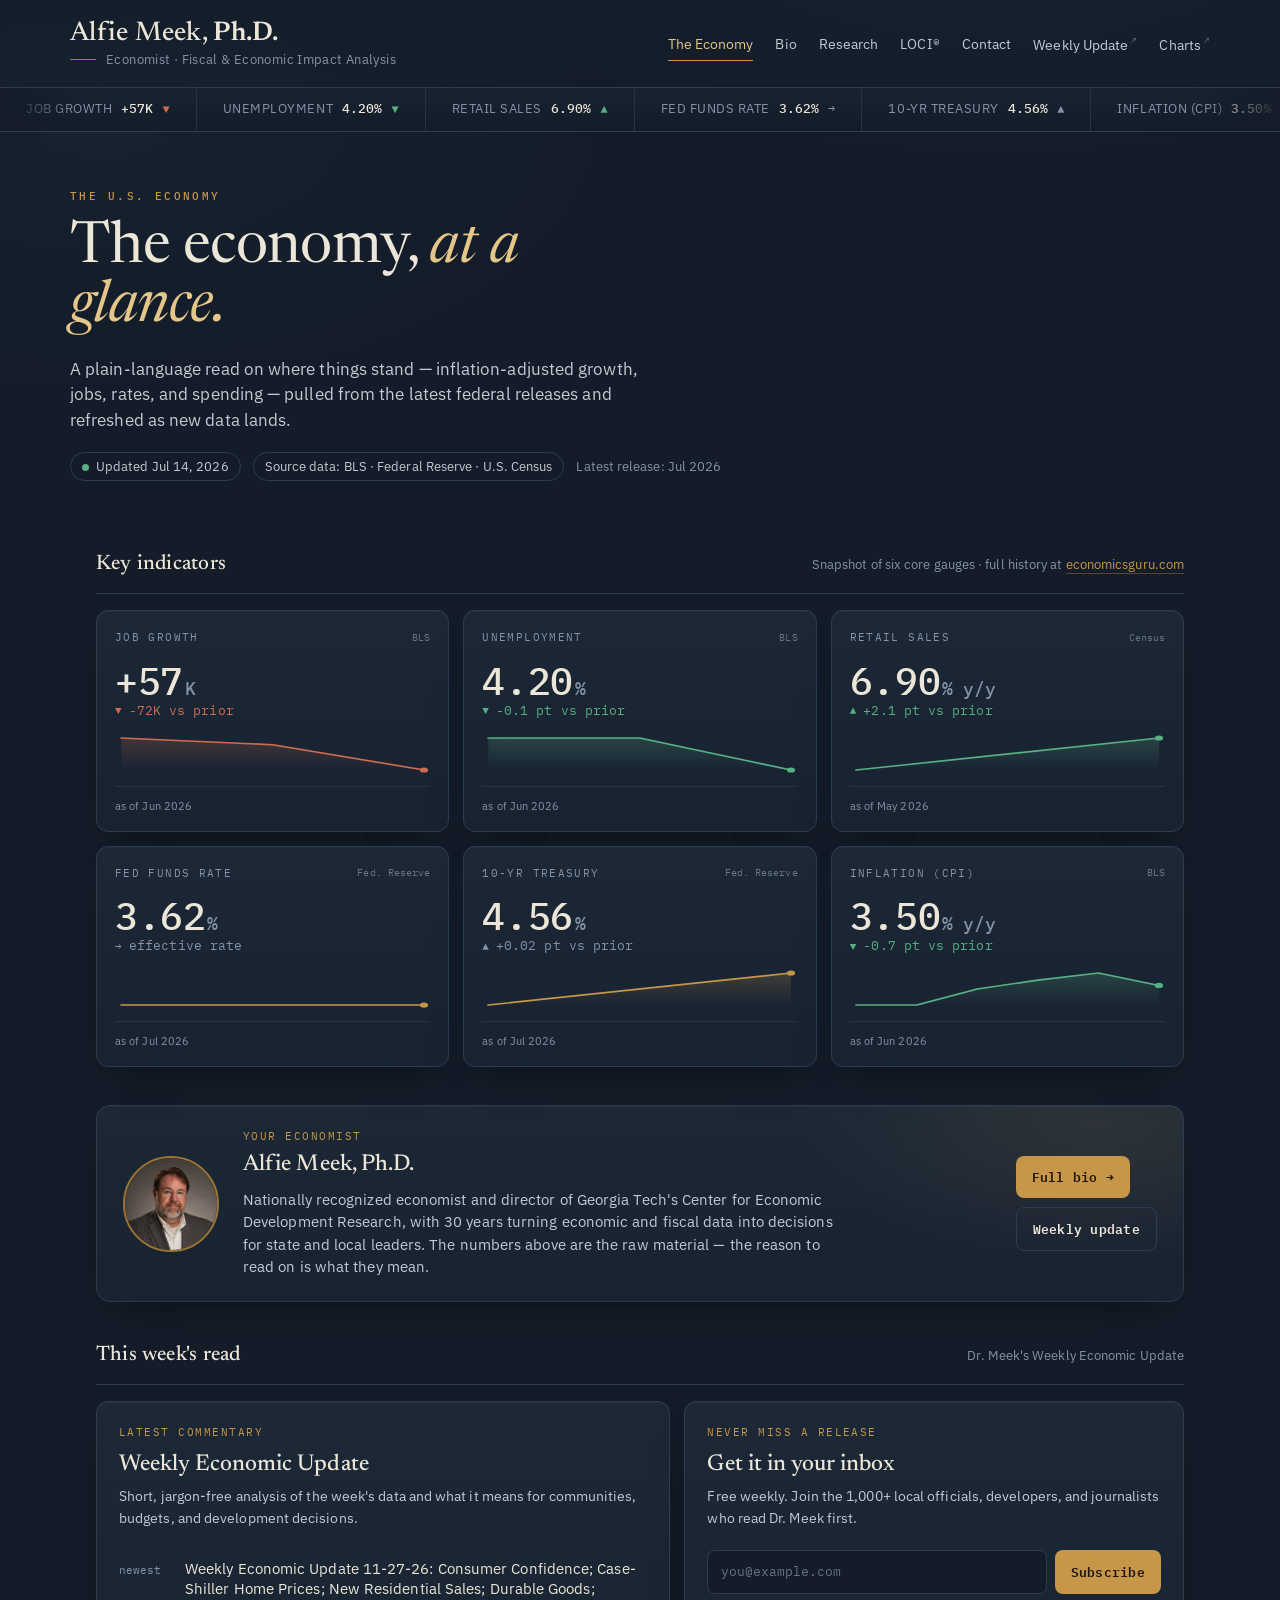
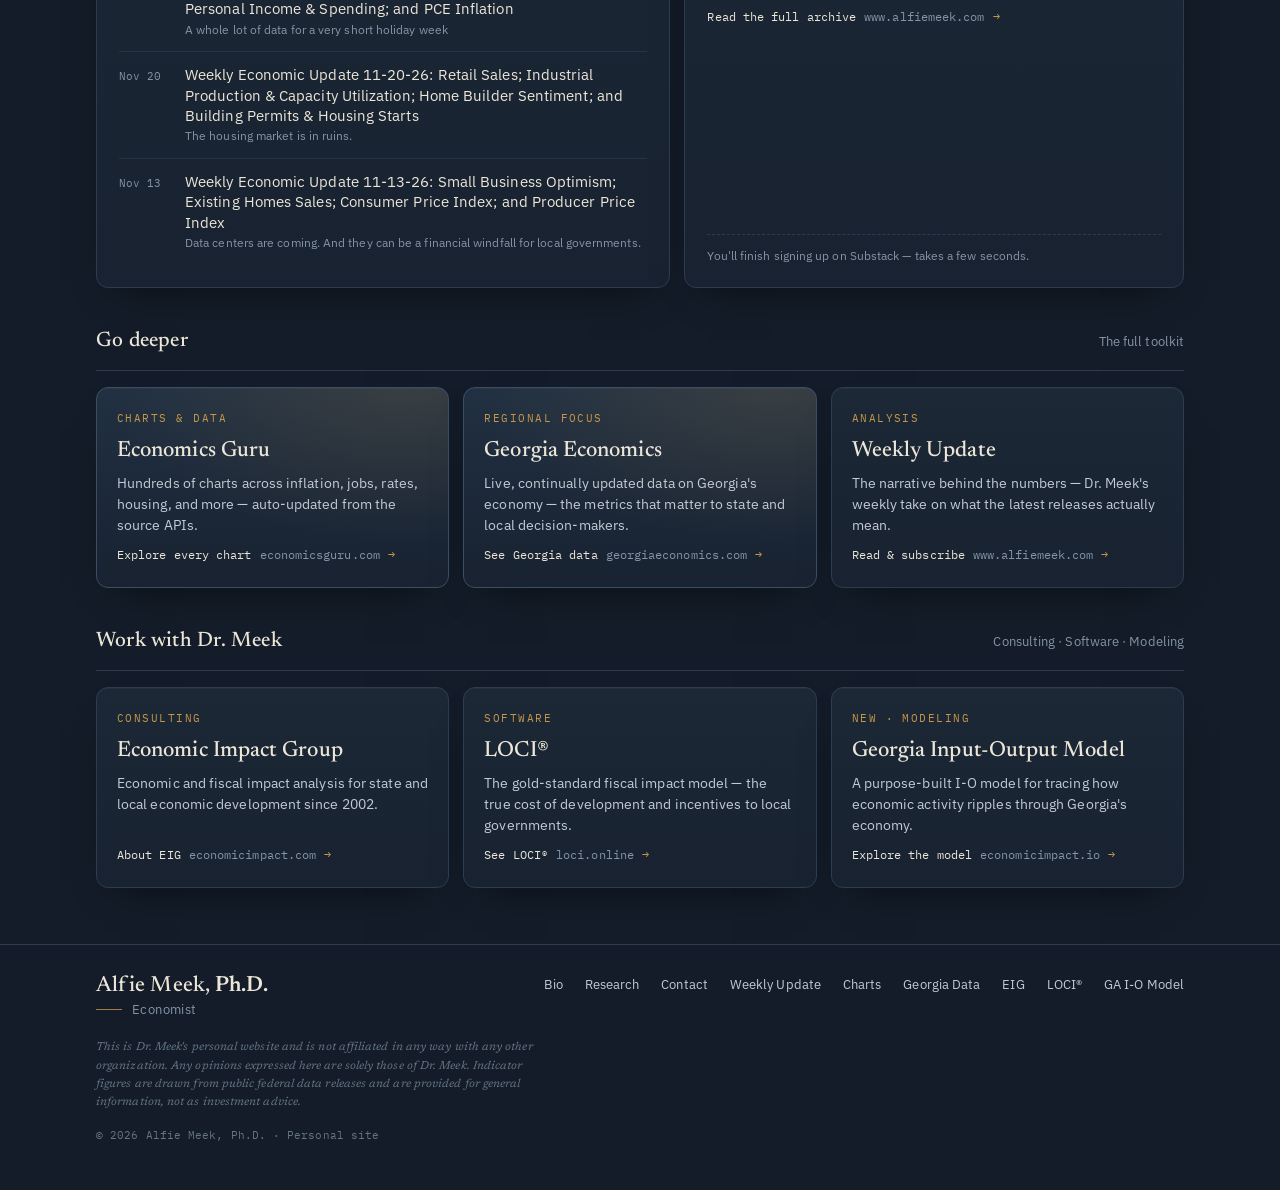
<file: index.html>
<!DOCTYPE html>
<html lang="en">
<head>
<meta charset="UTF-8">
<meta name="viewport" content="width=device-width, initial-scale=1.0">
<title>Alfie Meek, Ph.D. — The Economy at a Glance</title>
<meta name="description" content="A plain-language read on the U.S. economy from economist Dr. Alfie Meek — jobs, inflation, rates, and spending, refreshed from the latest federal releases.">
<link rel="preconnect" href="https://fonts.googleapis.com">
<link rel="preconnect" href="https://fonts.gstatic.com" crossorigin>
<link href="https://fonts.googleapis.com/css2?family=Newsreader:ital,opsz,wght@0,6..72,400;0,6..72,500;0,6..72,600;1,6..72,400&family=IBM+Plex+Sans:wght@400;500;600&family=IBM+Plex+Mono:wght@400;500;600&display=swap" rel="stylesheet">
<link rel="stylesheet" href="style.css">
<style>
  /* dashboard-specific components */
  .mast-meta{text-align:right;color:var(--slate);font-size:12px;line-height:1.5}
  .mast-meta .live{display:inline-flex;align-items:center;gap:7px;color:var(--bone-dim)}
  .dot{width:7px;height:7px;border-radius:50%;background:var(--pos);animation:pulse 2.6s infinite}
  @keyframes pulse{0%{box-shadow:0 0 0 0 rgba(87,176,131,.55)}70%{box-shadow:0 0 0 7px rgba(87,176,131,0)}100%{box-shadow:0 0 0 0 rgba(87,176,131,0)}}

  .tape{border-bottom:1px solid var(--line);background:linear-gradient(180deg,var(--ink-2),var(--ink));overflow:hidden;position:relative}
  .tape::before,.tape::after{content:"";position:absolute;top:0;bottom:0;width:80px;z-index:2;pointer-events:none}
  .tape::before{left:0;background:linear-gradient(90deg,var(--ink),transparent)}
  .tape::after{right:0;background:linear-gradient(270deg,var(--ink),transparent)}
  .tape-track{display:flex;white-space:nowrap;width:max-content;animation:scroll 46s linear infinite}
  .tape:hover .tape-track{animation-play-state:paused}
  @keyframes scroll{from{transform:translateX(0)}to{transform:translateX(-50%)}}
  .tick{display:inline-flex;align-items:baseline;gap:9px;padding:11px 26px;border-right:1px solid var(--line-soft);font-size:13px}
  .tick .t-label{color:var(--slate);letter-spacing:.04em}
  .tick .t-val{font-family:"IBM Plex Mono",monospace;color:var(--bone);font-weight:500}
  .tick .t-chg{font-family:"IBM Plex Mono",monospace;font-size:12px}
  .up{color:var(--pos)} .down{color:var(--neg)} .flat{color:var(--slate)}

  .hero{padding:56px 0 30px}
  .hero h1{font-family:"Newsreader",Georgia,serif;font-weight:400;font-size:clamp(34px,5.4vw,58px);
    line-height:1.02;margin:14px 0 0;letter-spacing:-.01em;max-width:16ch}
  .hero h1 em{font-style:italic;color:var(--brass-2)}
  .hero .sub{margin:20px 0 0;max-width:60ch;color:var(--bone-dim);font-size:16.5px}
  .hero .stamp{margin-top:18px;color:var(--slate);font-size:12.5px;display:flex;align-items:center;gap:12px;flex-wrap:wrap}
  .hero .stamp .pill{border:1px solid var(--line);border-radius:999px;padding:4px 11px;color:var(--bone-dim)}

  .grid{display:grid;grid-template-columns:repeat(6,1fr);gap:14px}
  .card{grid-column:span 2;background:linear-gradient(180deg,var(--panel),var(--ink-2));
    border:1px solid var(--line);border-radius:12px;padding:18px 18px 16px;box-shadow:var(--shadow);
    position:relative;overflow:hidden;transition:border-color .25s,transform .25s}
  .card::after{content:"";position:absolute;left:0;top:0;height:100%;width:3px;
    background:linear-gradient(180deg,var(--brass),var(--brass-deep));opacity:0;transition:opacity .25s}
  .card:hover{border-color:#3A506B;transform:translateY(-2px)}
  .card:hover::after{opacity:.9}
  .card .c-top{display:flex;align-items:center;justify-content:space-between}
  .card .c-label{font-family:"IBM Plex Mono",monospace;text-transform:uppercase;letter-spacing:.13em;font-size:10.5px;color:var(--slate)}
  .card .c-src{font-size:10px;color:var(--slate-2);font-family:"IBM Plex Mono",monospace}
  .card .c-val{font-family:"IBM Plex Mono",monospace;font-weight:500;font-size:38px;line-height:1;
    margin:16px 0 2px;color:var(--bone);letter-spacing:-.01em}
  .card .c-val .u{font-size:18px;color:var(--slate);margin-left:2px}
  .card .c-delta{font-family:"IBM Plex Mono",monospace;font-size:12.5px;display:flex;align-items:center;gap:7px;height:18px}
  .card .c-delta .arrow{font-size:11px}
  .spark{margin-top:14px;height:40px;width:100%;display:block}
  .card .c-foot{margin-top:12px;padding-top:11px;border-top:1px solid var(--line-soft);
    display:flex;align-items:center;justify-content:space-between;font-size:11px;color:var(--slate)}
  .card .c-foot .go{color:var(--brass);opacity:0;transform:translateX(-4px);transition:.25s;font-family:"IBM Plex Mono",monospace}
  .card:hover .c-foot .go{opacity:1;transform:translateX(0)}

  .rows{display:grid;grid-template-columns:repeat(3,1fr);gap:14px}
  .rcard{background:linear-gradient(180deg,var(--panel),var(--ink-2));border:1px solid var(--line);
    border-radius:12px;padding:22px 20px;display:flex;flex-direction:column;gap:10px;min-height:172px;
    position:relative;transition:border-color .25s,transform .25s;box-shadow:var(--shadow)}
  .rcard:hover{border-color:#3A506B;transform:translateY(-2px)}
  .rcard .r-kick{font-family:"IBM Plex Mono",monospace;font-size:10.5px;letter-spacing:.14em;text-transform:uppercase;color:var(--brass)}
  .rcard h3{font-family:"Newsreader",serif;font-weight:500;font-size:22px;margin:2px 0 0;line-height:1.12}
  .rcard p{margin:0;color:var(--bone-dim);font-size:14px;line-height:1.5}
  .rcard .r-link{margin-top:auto;font-family:"IBM Plex Mono",monospace;font-size:12px;color:var(--bone);display:inline-flex;align-items:center;gap:8px}
  .rcard .r-link .host{color:var(--slate)}
  .rcard .r-link .ar{color:var(--brass);transition:transform .25s}
  .rcard:hover .r-link .ar{transform:translateX(4px)}
  .rcard.feature{background:radial-gradient(420px 220px at 88% 0%, rgba(198,151,73,.14), transparent 70%),linear-gradient(180deg,var(--panel-2),var(--ink-2));border-color:#3B4E66}

  .commentary{display:grid;grid-template-columns:1.15fr 1fr;gap:14px;margin-top:14px}
  .panel{background:linear-gradient(180deg,var(--panel),var(--ink-2));border:1px solid var(--line);border-radius:12px;padding:22px;box-shadow:var(--shadow)}
  .panel .p-kick{font-family:"IBM Plex Mono",monospace;font-size:10.5px;letter-spacing:.14em;text-transform:uppercase;color:var(--brass)}
  .panel h3{font-family:"Newsreader",serif;font-weight:500;font-size:23px;margin:6px 0 4px}
  .panel .p-desc{color:var(--bone-dim);font-size:14px;margin:0 0 16px}
  .post{display:flex;gap:14px;padding:13px 0;border-top:1px solid var(--line-soft);align-items:baseline}
  .post:first-of-type{border-top:none}
  .post .p-date{font-family:"IBM Plex Mono",monospace;font-size:11px;color:var(--slate);white-space:nowrap;min-width:52px}
  .post .p-title{font-size:14.5px;color:var(--bone);line-height:1.4}
  .post .p-title span{display:block;color:var(--slate);font-size:12px;margin-top:2px}
  .subwrap{display:flex;flex-direction:column}
  .sub-note{margin-top:auto;font-size:11.5px;color:var(--slate);border-top:1px dashed var(--line);padding-top:12px}
  a.post{text-decoration:none}
  a.post:hover .p-title{color:var(--brass-2)}
  a.post:hover .p-date{color:var(--brass)}
  .field{display:flex;gap:8px;margin:4px 0 14px}
  .field input{flex:1;background:var(--ink);border:1px solid var(--line);border-radius:8px;padding:11px 13px;color:var(--bone);font-family:"IBM Plex Mono",monospace;font-size:13px}
  .field input::placeholder{color:var(--slate-2)}
  .field input:focus{outline:none;border-color:var(--brass)}
  .r-link{font-family:"IBM Plex Mono",monospace;font-size:12px;color:var(--bone);display:inline-flex;align-items:center;gap:8px}
  .r-link .host{color:var(--slate)} .r-link .ar{color:var(--brass)}

  @media (max-width:900px){.grid{grid-template-columns:repeat(2,1fr)}.card{grid-column:span 1}.rows{grid-template-columns:1fr}.commentary{grid-template-columns:1fr}}
  @media (max-width:560px){.grid{grid-template-columns:1fr}.hero{padding:38px 0 20px}.mast-meta{text-align:left}}
  @media (prefers-reduced-motion:reduce){.tape-track{animation:none}.dot{animation:none}}
</style>
</head>
<body>

<header class="masthead">
  <div class="wrap mast-inner">
    <div class="brand">
      <div class="name">Alfie Meek, <b>Ph.D.</b></div>
      <div class="role"><span class="rule"></span> Economist · Fiscal &amp; Economic Impact Analysis</div>
    </div>
    <nav class="nav">
      <a href="index.html" class="active">The Economy</a>
      <a href="bio.html">Bio</a>
      <a href="research.html">Research</a>
      <a href="loci.html">LOCI®</a>
      <a href="contact.html">Contact</a>
      <a href="https://www.alfiemeek.com" class="ext" target="_blank" rel="noopener">Weekly Update</a>
      <a href="https://economicsguru.com" class="ext" target="_blank" rel="noopener">Charts</a>
    </nav>
  </div>
</header>

<div class="tape" aria-hidden="true"><div class="tape-track" id="tape"></div></div>

<section class="wrap hero">
  <div class="eyebrow">The U.S. Economy</div>
  <h1>The economy, <em>at a glance.</em></h1>
  <p class="sub">A plain-language read on where things stand — inflation-adjusted growth, jobs, rates, and spending — pulled from the latest federal releases and refreshed as new data lands.</p>
  <div class="stamp">
    <span class="pill" id="updated"><span class="dot" style="display:inline-block;margin-right:7px;vertical-align:middle"></span>Updated —</span>
    <span class="pill">Source data: BLS · Federal Reserve · U.S. Census</span>
    <span id="asof-note">Latest release —</span>
  </div>
</section>

<section class="wrap">
  <div class="section-head">
    <h2>Key indicators</h2>
    <div class="aside">Snapshot of six core gauges · full history at <a href="https://economicsguru.com" target="_blank" rel="noopener">economicsguru.com</a></div>
  </div>
  <div class="grid" id="grid"></div>
</section>

<!-- AUTHOR BAND -->
<section class="wrap" style="margin-top:38px">
  <div class="author">
    <img class="photo" src="assets/headshot.jpg"
         onerror="this.onerror=null;this.src='assets/headshot-placeholder.svg'"
         alt="Dr. Alfie Meek">
    <div class="a-body">
      <div class="a-kick">Your economist</div>
      <h3>Alfie Meek, Ph.D.</h3>
      <p>Nationally recognized economist and director of Georgia Tech's Center for Economic Development Research, with 30 years turning economic and fiscal data into decisions for state and local leaders. The numbers above are the raw material — the reason to read on is what they mean.</p>
    </div>
    <div class="a-cta">
      <a class="btn" href="bio.html">Full bio →</a>
      <a class="btn ghost" href="https://www.alfiemeek.com" target="_blank" rel="noopener">Weekly update</a>
    </div>
  </div>
</section>

<section class="wrap">
  <div class="section-head">
    <h2>This week's read</h2>
    <div class="aside">Dr. Meek's Weekly Economic Update</div>
  </div>
  <div class="commentary">
    <div class="panel">
      <div class="p-kick">Latest commentary</div>
      <h3>Weekly Economic Update</h3>
      <p class="p-desc">Short, jargon-free analysis of the week's data and what it means for communities, budgets, and development decisions.</p>
      <div id="posts">
        <a class="post" href="https://www.alfiemeek.com/p/weekly-economic-update-11-27-26-consumer" target="_blank" rel="noopener"><span class="p-date">newest</span><span class="p-title">Weekly Economic Update 11-27-26: Consumer Confidence; Case-Shiller Home Prices; New Residential Sales; Durable Goods; Personal Income &amp; Spending; and PCE Inflation<span>A whole lot of data for a very short holiday week</span></span></a>
        <a class="post" href="https://www.alfiemeek.com/p/weekly-economic-update-11-20-26-retail" target="_blank" rel="noopener"><span class="p-date">Nov 20</span><span class="p-title">Weekly Economic Update 11-20-26: Retail Sales; Industrial Production &amp; Capacity Utilization; Home Builder Sentiment; and Building Permits &amp; Housing Starts<span>The housing market is in ruins.</span></span></a>
        <a class="post" href="https://www.alfiemeek.com/p/weekly-economic-update-11-13-26-small" target="_blank" rel="noopener"><span class="p-date">Nov 13</span><span class="p-title">Weekly Economic Update 11-13-26: Small Business Optimism; Existing Homes Sales; Consumer Price Index; and Producer Price Index<span>Data centers are coming. And they can be a financial windfall for local governments.</span></span></a>
      </div>
    </div>
    <div class="panel subwrap">
      <div class="p-kick">Never miss a release</div>
      <h3>Get it in your inbox</h3>
      <p class="p-desc">Free weekly. Join the 1,000+ local officials, developers, and journalists who read Dr. Meek first.</p>
      <form class="field" id="subform" novalidate>
        <input type="email" id="subemail" placeholder="you@example.com" aria-label="Email address" required>
        <button class="btn" type="submit">Subscribe</button>
      </form>
      <a class="r-link" href="https://www.alfiemeek.com" target="_blank" rel="noopener">
        <span>Read the full archive</span><span class="host">www.alfiemeek.com</span><span class="ar">→</span></a>
      <div class="sub-note">You'll finish signing up on Substack — takes a few seconds.</div>
    </div>
  </div>
</section>

<section class="wrap">
  <div class="section-head">
    <h2>Go deeper</h2>
    <div class="aside">The full toolkit</div>
  </div>
  <div class="rows">
    <a class="rcard feature" href="https://economicsguru.com" target="_blank" rel="noopener">
      <div class="r-kick">Charts &amp; data</div><h3>Economics Guru</h3>
      <p>Hundreds of charts across inflation, jobs, rates, housing, and more — auto-updated from the source APIs.</p>
      <span class="r-link"><span>Explore every chart</span><span class="host">economicsguru.com</span><span class="ar">→</span></span>
    </a>
    <a class="rcard feature" href="https://georgiaeconomics.com" target="_blank" rel="noopener">
      <div class="r-kick">Regional focus</div><h3>Georgia Economics</h3>
      <p>Live, continually updated data on Georgia's economy — the metrics that matter to state and local decision-makers.</p>
      <span class="r-link"><span>See Georgia data</span><span class="host">georgiaeconomics.com</span><span class="ar">→</span></span>
    </a>
    <a class="rcard" href="https://www.alfiemeek.com" target="_blank" rel="noopener">
      <div class="r-kick">Analysis</div><h3>Weekly Update</h3>
      <p>The narrative behind the numbers — Dr. Meek's weekly take on what the latest releases actually mean.</p>
      <span class="r-link"><span>Read &amp; subscribe</span><span class="host">www.alfiemeek.com</span><span class="ar">→</span></span>
    </a>
  </div>
</section>

<section class="wrap">
  <div class="section-head">
    <h2>Work with Dr. Meek</h2>
    <div class="aside">Consulting · Software · Modeling</div>
  </div>
  <div class="rows">
    <a class="rcard" href="https://economicimpact.com" target="_blank" rel="noopener">
      <div class="r-kick">Consulting</div><h3>Economic Impact Group</h3>
      <p>Economic and fiscal impact analysis for state and local economic development since 2002.</p>
      <span class="r-link"><span>About EIG</span><span class="host">economicimpact.com</span><span class="ar">→</span></span>
    </a>
    <a class="rcard" href="https://loci.online" target="_blank" rel="noopener">
      <div class="r-kick">Software</div><h3>LOCI®</h3>
      <p>The gold-standard fiscal impact model — the true cost of development and incentives to local governments.</p>
      <span class="r-link"><span>See LOCI®</span><span class="host">loci.online</span><span class="ar">→</span></span>
    </a>
    <a class="rcard" href="https://economicimpact.io" target="_blank" rel="noopener">
      <div class="r-kick">New · Modeling</div><h3>Georgia Input-Output Model</h3>
      <p>A purpose-built I-O model for tracing how economic activity ripples through Georgia's economy.</p>
      <span class="r-link"><span>Explore the model</span><span class="host">economicimpact.io</span><span class="ar">→</span></span>
    </a>
  </div>
</section>

<footer>
  <div class="wrap">
    <div class="foot-grid">
      <div class="brand">
        <div class="name" style="font-size:22px">Alfie Meek, <b>Ph.D.</b></div>
        <div class="role"><span class="rule"></span> Economist</div>
      </div>
      <div class="foot-links">
        <a href="bio.html">Bio</a>
        <a href="research.html">Research</a>
        <a href="contact.html">Contact</a>
        <a href="https://www.alfiemeek.com" target="_blank" rel="noopener">Weekly Update</a>
        <a href="https://economicsguru.com" target="_blank" rel="noopener">Charts</a>
        <a href="https://georgiaeconomics.com" target="_blank" rel="noopener">Georgia Data</a>
        <a href="https://economicimpact.com" target="_blank" rel="noopener">EIG</a>
        <a href="https://loci.online" target="_blank" rel="noopener">LOCI®</a>
        <a href="https://economicimpact.io" target="_blank" rel="noopener">GA I-O Model</a>
      </div>
    </div>
    <p class="disc">This is Dr. Meek's personal website and is not affiliated in any way with any other organization. Any opinions expressed here are solely those of Dr. Meek. Indicator figures are drawn from public federal data releases and are provided for general information, not as investment advice.</p>
    <div class="copy" id="copyline">© Alfie Meek, Ph.D.</div>
  </div>
</footer>

<script>
const DATA = {
  updated: "2026-07-14",
  indicators: [
    { id:"payrolls", label:"Job growth", unit:"K", asof:"2026-06-01", source:"BLS",
      value:57, prior:129, fmt:"signed_k", good:"up",
      ctx:"jobs added in June", spark:[148,129,57], href:"https://economicsguru.com/labor/" },
    { id:"unemployment", label:"Unemployment", unit:"%", asof:"2026-06-01", source:"BLS",
      value:4.2, prior:4.3, fmt:"pct", good:"down",
      ctx:"vs 4.3% prior", spark:[4.3,4.3,4.2], href:"https://economicsguru.com/labor/" },
    { id:"retail", label:"Retail sales", unit:"% y/y", asof:"2026-05-01", source:"Census",
      value:6.9, prior:4.8, fmt:"pct", good:"up",
      ctx:"year-over-year growth", spark:[4.8,6.9], href:"https://economicsguru.com/consumer/retail-confidence/" },
    { id:"fedfunds", label:"Fed funds rate", unit:"%", asof:"2026-07-10", source:"Fed. Reserve",
      value:3.62, prior:3.62, fmt:"pct", good:null,
      ctx:"effective rate", spark:[3.62,3.62], href:"https://economicsguru.com/rates/treasuries/" },
    { id:"treasury10", label:"10-yr Treasury", unit:"%", asof:"2026-07-10", source:"Fed. Reserve",
      value:4.56, prior:4.54, fmt:"pct", good:null,
      ctx:"constant maturity", spark:[4.54,4.56], href:"https://economicsguru.com/rates/treasuries/" },
    { id:"inflation", label:"Inflation (CPI)", unit:"% y/y", asof:"2026-06-01", source:"BLS",
      value:3.5, prior:4.2, fmt:"pct", good:"down",
      ctx:"year-over-year", spark:[2.4,2.4,3.3,3.8,4.2,3.5], href:"https://economicsguru.com/inflation/cpi/" }
  ]
};
const MONTHS=["Jan","Feb","Mar","Apr","May","Jun","Jul","Aug","Sep","Oct","Nov","Dec"];
function monthYear(iso){const d=new Date(iso+"T00:00:00");return MONTHS[d.getMonth()]+" "+d.getFullYear();}
function fmtVal(v,fmt){
  if(v===null||v===undefined)return "—";
  if(fmt==="signed_k")return (v>0?"+":"")+v;
  if(fmt==="pct")return v.toFixed(v%1===0?0:(Math.abs(v)<10?2:1)).replace(/\.00$/,"");
  return v;
}
function deltaInfo(ind){
  if(ind.value===null||ind.prior===null)return {arrow:"·",cls:"flat",text:ind.ctx};
  const d=+(ind.value-ind.prior).toFixed(2);
  let cls="flat",arrow="→";
  if(d>0)arrow="▲";else if(d<0)arrow="▼";
  if(ind.good){const goodUp=ind.good==="up";
    if(d>0)cls=goodUp?"up":"down";else if(d<0)cls=goodUp?"down":"up";}
  let dtxt;
  if(ind.fmt==="signed_k")dtxt=(d>0?"+":"")+d+"K vs prior";
  else dtxt=(d>0?"+":"")+d+(ind.unit.includes("%")?" pt":"")+" vs prior";
  return {arrow,cls,text:d===0?ind.ctx:dtxt};
}
function sparkline(vals,cls){
  if(!vals||vals.length<2)
    return '<svg class="spark" viewBox="0 0 200 40" preserveAspectRatio="none"><line x1="0" y1="20" x2="200" y2="20" stroke="var(--line)" stroke-dasharray="3 4"/></svg>';
  const w=200,h=40,pad=4,min=Math.min(...vals),max=Math.max(...vals),rng=(max-min)||1;
  const pts=vals.map((v,i)=>[pad+(i*(w-2*pad)/(vals.length-1)),h-pad-((v-min)/rng)*(h-2*pad)]);
  const line=pts.map(p=>p[0].toFixed(1)+","+p[1].toFixed(1)).join(" ");
  const area="M"+pts[0][0].toFixed(1)+","+(h-pad)+" L"+line.replace(/ /g," L")+" L"+pts[pts.length-1][0].toFixed(1)+","+(h-pad)+" Z";
  const stroke=cls==="up"?"var(--pos)":cls==="down"?"var(--neg)":"var(--brass)";
  const end=pts[pts.length-1],gid="g"+Math.random().toString(36).slice(2,7);
  return `<svg class="spark" viewBox="0 0 ${w} ${h}" preserveAspectRatio="none">
    <defs><linearGradient id="${gid}" x1="0" y1="0" x2="0" y2="1">
      <stop offset="0" stop-color="${stroke}" stop-opacity=".22"/><stop offset="1" stop-color="${stroke}" stop-opacity="0"/></linearGradient></defs>
    <path d="${area}" fill="url(#${gid})"/>
    <polyline points="${line}" fill="none" stroke="${stroke}" stroke-width="1.6" stroke-linejoin="round" stroke-linecap="round"/>
    <circle cx="${end[0].toFixed(1)}" cy="${end[1].toFixed(1)}" r="2.6" fill="${stroke}"/></svg>`;
}
function cardHTML(ind){
  const d=deltaInfo(ind);
  return `<div class="c-top"><span class="c-label">${ind.label}</span><span class="c-src">${ind.source}</span></div>
      <div class="c-val"><span data-val="${ind.value===null?'':ind.value}" data-fmt="${ind.fmt}">${ind.value===null?'—':fmtVal(ind.value,ind.fmt)}</span><span class="u">${ind.unit}</span></div>
      <div class="c-delta ${d.cls}"><span class="arrow">${d.arrow}</span><span>${d.text}</span></div>
      ${sparkline(ind.spark,d.cls)}
      <div class="c-foot"><span>as of ${monthYear(ind.asof)}</span><span class="go">full chart →</span></div>`;
}
function renderCard(ind){
  const a=document.querySelector('.card[data-id="'+ind.id+'"]');
  if(a)a.innerHTML=cardHTML(ind);
}
function build(){
  const reduce=window.matchMedia("(prefers-reduced-motion:reduce)").matches;
  const grid=document.getElementById("grid");
  DATA.indicators.forEach(ind=>{
    const a=document.createElement("a");
    a.className="card";a.dataset.id=ind.id;a.href=ind.href;a.target="_blank";a.rel="noopener";
    a.innerHTML=cardHTML(ind);
    grid.appendChild(a);
  });
  const set=(id,txt)=>{const el=document.getElementById(id);if(el)el.textContent=txt;};
  const upd=new Date(DATA.updated+"T00:00:00");
  const updEl=document.getElementById("updated");
  if(updEl)updEl.innerHTML='<span class="dot" style="display:inline-block;margin-right:7px;vertical-align:middle"></span>Updated '+MONTHS[upd.getMonth()]+" "+upd.getDate()+", "+upd.getFullYear();
  const latest=DATA.indicators.map(i=>i.asof).sort().slice(-1)[0];
  set("asof-note","Latest release: "+monthYear(latest));
  set("copyline","© "+upd.getFullYear()+" Alfie Meek, Ph.D. · Personal site");
  buildTape();if(!reduce)countUp();
}
function buildTape(){
  const t=document.getElementById("tape");
  const items=DATA.indicators.filter(i=>i.value!==null).map(ind=>{
    const d=deltaInfo(ind);
    return `<span class="tick"><span class="t-label">${ind.label.toUpperCase()}</span>
      <span class="t-val">${fmtVal(ind.value,ind.fmt)}${ind.unit.replace(' y/y','')}</span>
      <span class="t-chg ${d.cls}">${d.arrow}</span></span>`;
  }).join("");
  t.innerHTML=items+items;
}
function countUp(){
  document.querySelectorAll(".c-val [data-val]").forEach(el=>{
    const target=el.getAttribute("data-val");if(target==="")return;
    const fmt=el.getAttribute("data-fmt"),end=parseFloat(target),dur=850,t0=performance.now();
    function step(now){const p=Math.min((now-t0)/dur,1),e=1-Math.pow(1-p,3);
      el.textContent=fmtVal(+(end*e).toFixed(2),fmt);
      if(p<1)requestAnimationFrame(step);else el.textContent=fmtVal(end,fmt);}
    requestAnimationFrame(step);
  });
}
// ---- Live refresh: all six indicators, pulled from the economicsguru summary feed.
// The tiles ship with a correct snapshot (the DATA above); this fetches the same numbers
// economicsguru already computes each night and merges them in by id, so the two sites can
// never disagree. It is non-destructive: if the feed is missing or unreachable, the snapshot
// stays exactly as-is. No API keys, no scraping.
//
// economicsguru just needs to publish this file (and send `Access-Control-Allow-Origin: *`,
// or specifically https://alfie.com). Shape — only the values that change; labels/units/links
// stay defined in DATA above:
//   { "updated": "2026-07-14",
//     "indicators": [
//       { "id":"payrolls",    "value":57,   "prior":129,  "asof":"2026-06-01", "spark":[148,129,57] },
//       { "id":"unemployment","value":4.2,  "prior":4.3,  "asof":"2026-06-01", "spark":[4.3,4.3,4.2] },
//       { "id":"retail",      "value":6.9,  "prior":4.8,  "asof":"2026-05-01", "spark":[4.8,6.9] },
//       { "id":"fedfunds",    "value":3.62, "prior":3.62, "asof":"2026-07-10", "spark":[3.62,3.62] },
//       { "id":"treasury10",  "value":4.56, "prior":4.54, "asof":"2026-07-10", "spark":[4.54,4.56] },
//       { "id":"inflation",   "value":3.5,  "prior":4.2,  "asof":"2026-06-01", "spark":[2.4,2.4,3.3,3.8,4.2,3.5] }
//     ] }
// ids must match DATA above. "prior" may be null. "ctx" is optional. Change SUMMARY_URL to the real path.
const SUMMARY_URL="https://economicsguru.com/api/summary.json";
async function loadLive(){
  try{
    const res=await fetch(SUMMARY_URL,{cache:"no-store"});
    if(!res.ok)return;
    const j=await res.json();
    if(!j||!Array.isArray(j.indicators))return;
    let changed=false;
    j.indicators.forEach(u=>{
      if(!u||!u.id)return;
      const ind=DATA.indicators.find(i=>i.id===u.id);
      if(!ind)return;
      if(typeof u.value==="number")ind.value=u.value;
      if("prior" in u)ind.prior=(typeof u.prior==="number")?u.prior:null;
      if(u.asof)ind.asof=u.asof;
      if(Array.isArray(u.spark))ind.spark=u.spark;
      if(typeof u.ctx==="string")ind.ctx=u.ctx;
      renderCard(ind);changed=true;
    });
    if(!changed)return;
    if(j.updated)DATA.updated=j.updated;
    buildTape();
    const upd=new Date((DATA.updated||"")+"T00:00:00"),updEl=document.getElementById("updated");
    if(updEl&&!isNaN(upd))updEl.innerHTML='<span class="dot" style="display:inline-block;margin-right:7px;vertical-align:middle"></span>Updated '+MONTHS[upd.getMonth()]+" "+upd.getDate()+", "+upd.getFullYear();
    const latest=DATA.indicators.map(i=>i.asof).sort().slice(-1)[0],note=document.getElementById("asof-note");
    if(note&&latest)note.textContent="Latest release: "+monthYear(latest);
  }catch(e){/* keep the built-in snapshot */}
}
// ---- This week's read: ships with the three most recent posts as a snapshot (rendered in #posts).
// This best-effort refresh replaces them in place when reachable — Substack's archive API first,
// then a CORS-enabled RSS reader — and keeps the snapshot if neither responds.
function esc(s){return String(s).replace(/[&<>"]/g,c=>({"&":"&amp;","<":"&lt;",">":"&gt;",'"':"&quot;"}[c]));}
function shortDate(s){const d=new Date(s);return isNaN(d)?"·":MONTHS[d.getMonth()]+" "+d.getDate();}
async function loadPosts(){
  const box=document.getElementById("posts");if(!box)return;
  const render=list=>{
    const items=(list||[]).slice(0,3).filter(p=>p.title&&p.url);
    if(items.length<3)return false;
    box.innerHTML=items.map((p,i)=>
      `<a class="post" href="${esc(p.url)}" target="_blank" rel="noopener">`
      +`<span class="p-date">${i===0?"newest":esc(shortDate(p.date))}</span>`
      +`<span class="p-title">${esc(p.title)}`
      +(p.subtitle?`<span>${esc(p.subtitle)}</span>`:"")
      +`</span></a>`).join("");
    return true;
  };
  // 1) Substack archive API — richest data (title + subtitle + canonical link)
  try{
    const r=await fetch("https://www.alfiemeek.com/api/v1/archive?sort=new&limit=3",{cache:"no-store"});
    if(r.ok){
      const arr=await r.json();
      if(Array.isArray(arr)&&render(arr.map(p=>({title:p.title,url:p.canonical_url,date:p.post_date,subtitle:p.subtitle||p.description||""}))))return;
    }
  }catch(e){}
  // 2) rss2json — CORS-enabled RSS reader
  try{
    const r=await fetch("https://api.rss2json.com/v1/api.json?count=3&rss_url="+encodeURIComponent("https://www.alfiemeek.com/feed"),{cache:"no-store"});
    if(r.ok){
      const j=await r.json();
      if(j&&j.status==="ok"&&Array.isArray(j.items))
        render(j.items.map(p=>({title:p.title,url:p.link,date:p.pubDate,subtitle:(p.description||"").replace(/<[^>]+>/g,"").trim().slice(0,110)})));
    }
  }catch(e){/* keep the snapshot */}
}
function wireSubscribe(){
  const f=document.getElementById("subform");if(!f)return;
  f.addEventListener("submit",e=>{
    e.preventDefault();
    const email=(document.getElementById("subemail").value||"").trim();
    const url="https://www.alfiemeek.com/subscribe"+(email?"?email="+encodeURIComponent(email):"");
    window.open(url,"_blank","noopener");
  });
}
build();
loadLive();
loadPosts();
wireSubscribe();
</script>
</body>
</html>
</file>
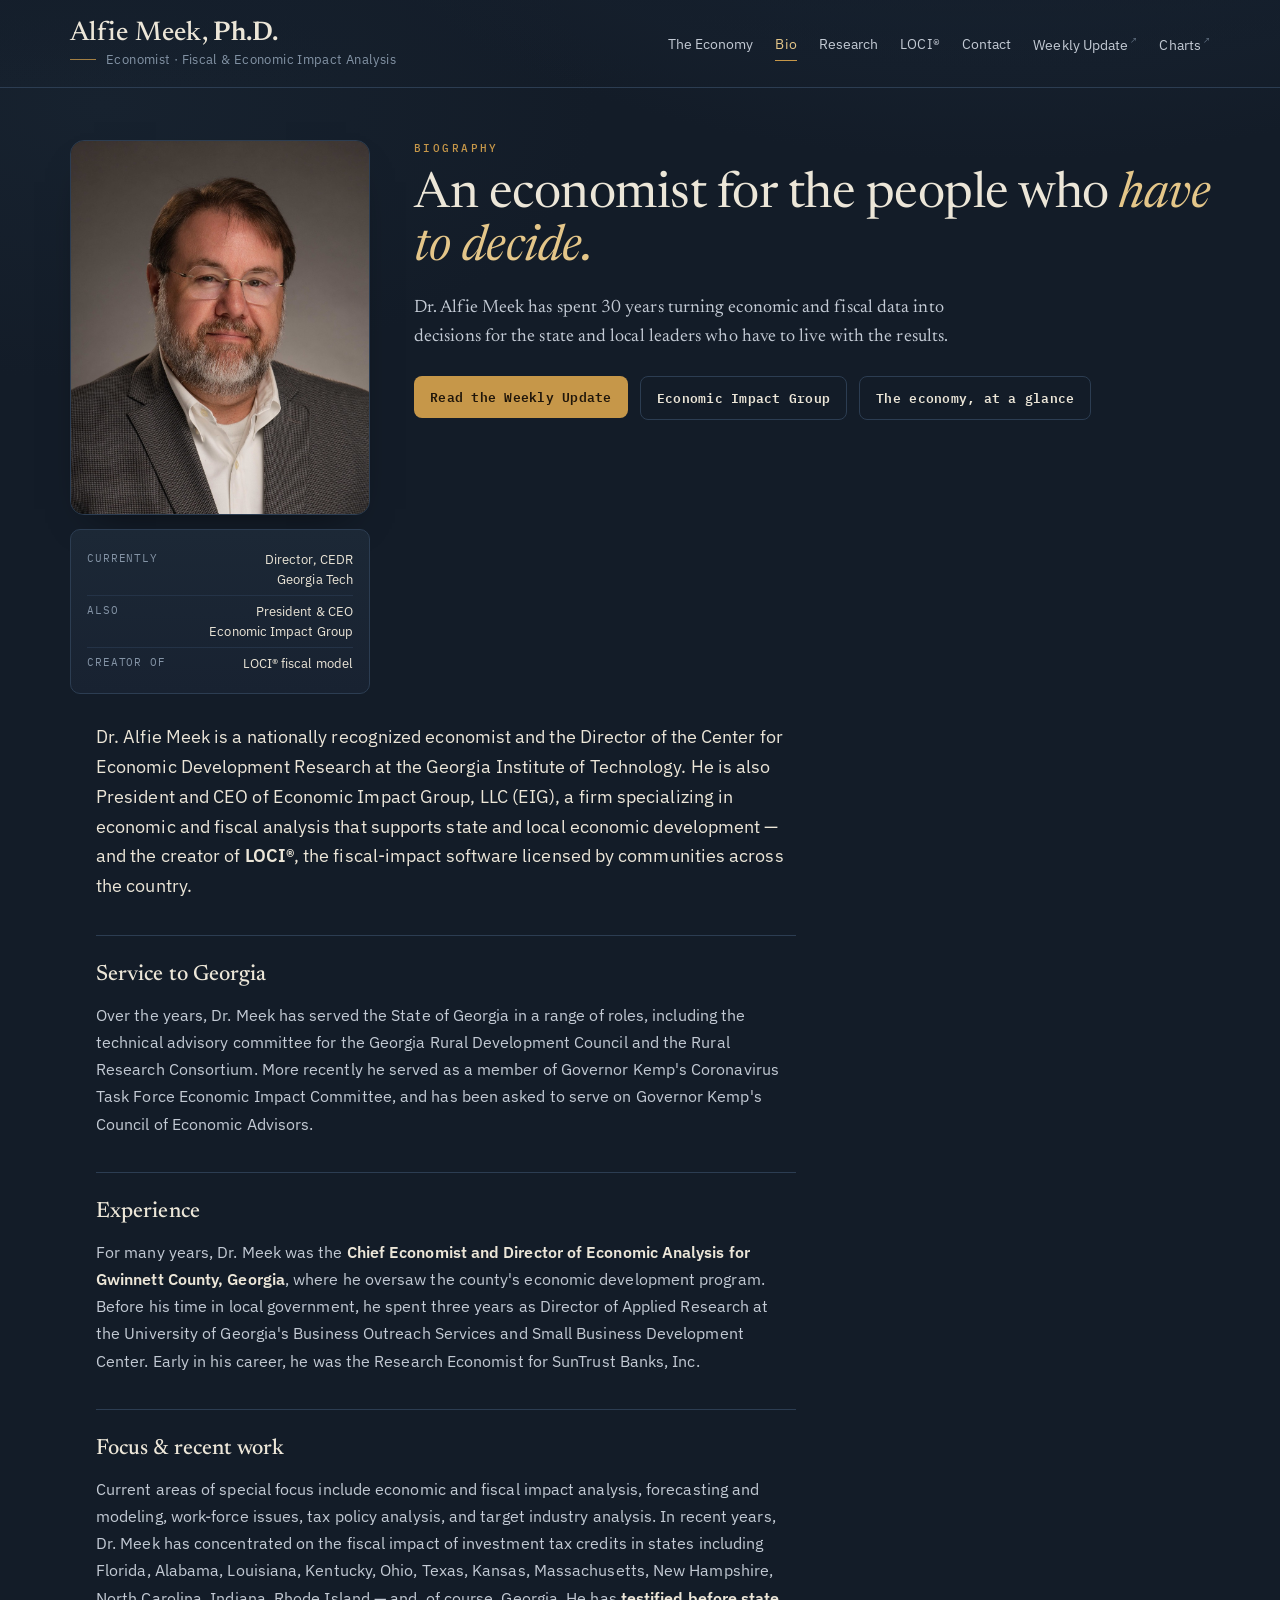
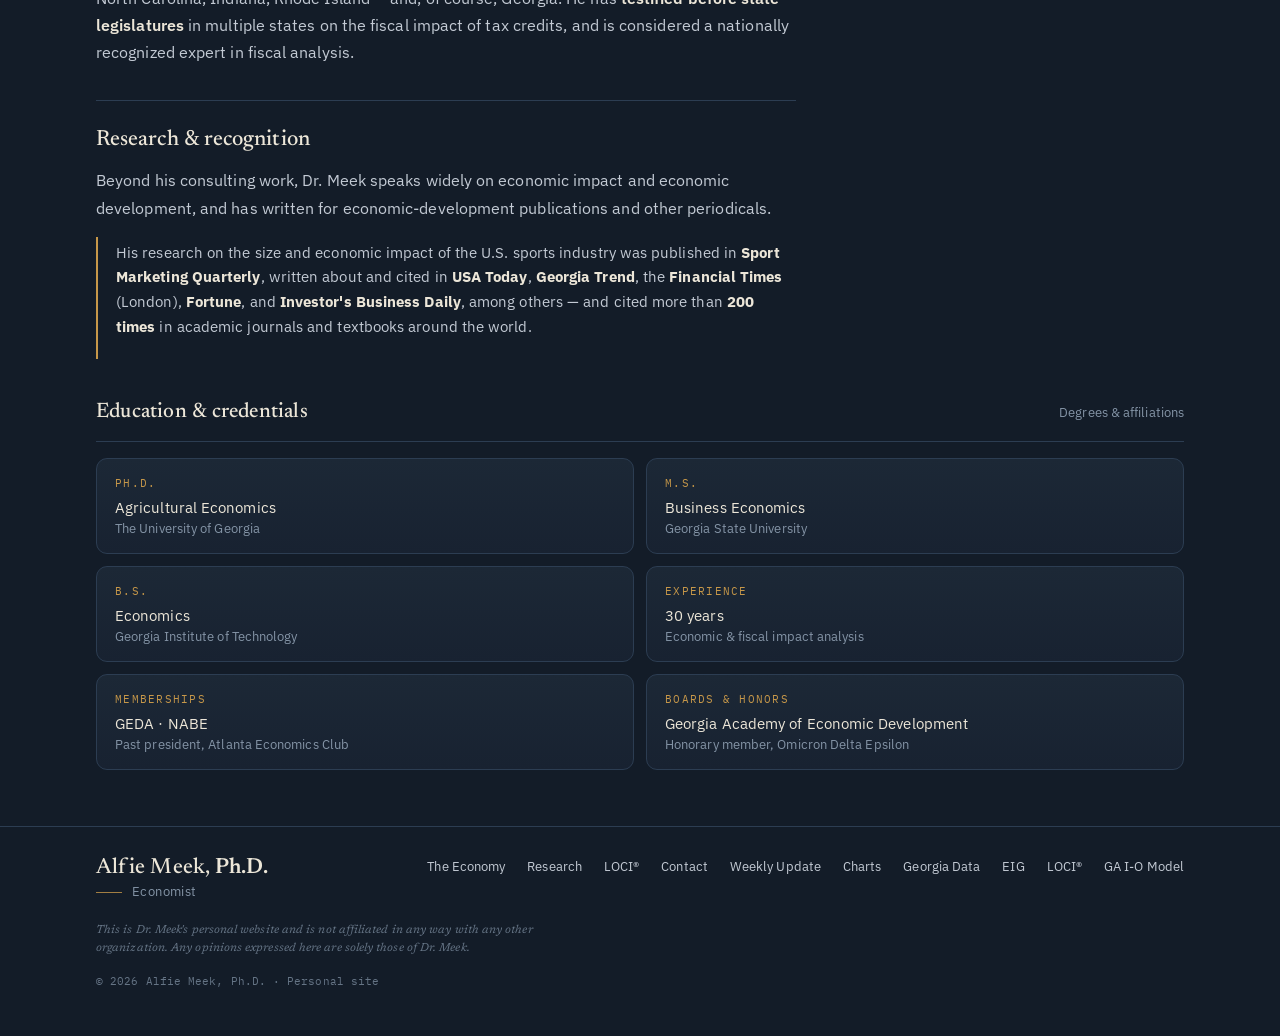
<file: bio.html>
<!DOCTYPE html>
<html lang="en">
<head>
<meta charset="UTF-8">
<meta name="viewport" content="width=device-width, initial-scale=1.0">
<title>Bio — Alfie Meek, Ph.D.</title>
<meta name="description" content="Dr. Alfie Meek is a nationally recognized economist and director of Georgia Tech's Center for Economic Development Research, with 30 years in economic and fiscal impact analysis.">
<link rel="preconnect" href="https://fonts.googleapis.com">
<link rel="preconnect" href="https://fonts.gstatic.com" crossorigin>
<link href="https://fonts.googleapis.com/css2?family=Newsreader:ital,opsz,wght@0,6..72,400;0,6..72,500;0,6..72,600;1,6..72,400&family=IBM+Plex+Sans:wght@400;500;600&family=IBM+Plex+Mono:wght@400;500;600&display=swap" rel="stylesheet">
<link rel="stylesheet" href="style.css">
</head>
<body>

<header class="masthead">
  <div class="wrap mast-inner">
    <div class="brand">
      <div class="name">Alfie Meek, <b>Ph.D.</b></div>
      <div class="role"><span class="rule"></span> Economist · Fiscal &amp; Economic Impact Analysis</div>
    </div>
    <nav class="nav">
      <a href="index.html">The Economy</a>
      <a href="bio.html" class="active">Bio</a>
      <a href="research.html">Research</a>
      <a href="loci.html">LOCI®</a>
      <a href="contact.html">Contact</a>
      <a href="https://www.alfiemeek.com" class="ext" target="_blank" rel="noopener">Weekly Update</a>
      <a href="https://economicsguru.com" class="ext" target="_blank" rel="noopener">Charts</a>
    </nav>
  </div>
</header>

<section class="wrap bio-hero">
  <div class="bio-portrait">
    <img src="assets/headshot.jpg"
         onerror="this.onerror=null;this.src='assets/headshot-placeholder.svg'"
         alt="Dr. Alfie Meek">
    <div class="plate">
      <div class="row"><span class="k">Currently</span><span class="v">Director, CEDR<br>Georgia Tech</span></div>
      <div class="row"><span class="k">Also</span><span class="v">President &amp; CEO<br>Economic Impact Group</span></div>
      <div class="row"><span class="k">Creator of</span><span class="v">LOCI® fiscal model</span></div>
    </div>
  </div>
  <div class="bio-lead">
    <div class="eyebrow">Biography</div>
    <h1>An economist for the people who <em>have to decide.</em></h1>
    <p class="standfirst">Dr. Alfie Meek has spent 30 years turning economic and fiscal data into decisions for the state and local leaders who have to live with the results.</p>
    <div class="quicklinks">
      <a class="btn" href="https://www.alfiemeek.com" target="_blank" rel="noopener">Read the Weekly Update</a>
      <a class="btn ghost" href="https://economicimpact.com" target="_blank" rel="noopener">Economic Impact Group</a>
      <a class="btn ghost" href="index.html">The economy, at a glance</a>
    </div>
  </div>
</section>

<section class="wrap">
  <div class="prose">
    <p class="lede">Dr. Alfie Meek is a nationally recognized economist and the Director of the Center for Economic Development Research at the Georgia Institute of Technology. He is also President and CEO of Economic Impact Group, LLC (EIG), a firm specializing in economic and fiscal analysis that supports state and local economic development — and the creator of <strong>LOCI®</strong>, the fiscal-impact software licensed by communities across the country.</p>

    <h2>Service to Georgia</h2>
    <p>Over the years, Dr. Meek has served the State of Georgia in a range of roles, including the technical advisory committee for the Georgia Rural Development Council and the Rural Research Consortium. More recently he served as a member of Governor Kemp's Coronavirus Task Force Economic Impact Committee, and has been asked to serve on Governor Kemp's Council of Economic Advisors.</p>

    <h2>Experience</h2>
    <p>For many years, Dr. Meek was the <strong>Chief Economist and Director of Economic Analysis for Gwinnett County, Georgia</strong>, where he oversaw the county's economic development program. Before his time in local government, he spent three years as Director of Applied Research at the University of Georgia's Business Outreach Services and Small Business Development Center. Early in his career, he was the Research Economist for SunTrust Banks, Inc.</p>

    <h2>Focus &amp; recent work</h2>
    <p>Current areas of special focus include economic and fiscal impact analysis, forecasting and modeling, work-force issues, tax policy analysis, and target industry analysis. In recent years, Dr. Meek has concentrated on the fiscal impact of investment tax credits in states including Florida, Alabama, Louisiana, Kentucky, Ohio, Texas, Kansas, Massachusetts, New Hampshire, North Carolina, Indiana, Rhode Island — and, of course, Georgia. He has <strong>testified before state legislatures</strong> in multiple states on the fiscal impact of tax credits, and is considered a nationally recognized expert in fiscal analysis.</p>

    <h2>Research &amp; recognition</h2>
    <p>Beyond his consulting work, Dr. Meek speaks widely on economic impact and economic development, and has written for economic-development publications and other periodicals.</p>
    <div class="pubnote">His research on the size and economic impact of the U.S. sports industry was published in <b>Sport Marketing Quarterly</b>, written about and cited in <b>USA Today</b>, <b>Georgia Trend</b>, the <b>Financial Times</b> (London), <b>Fortune</b>, and <b>Investor's Business Daily</b>, among others — and cited more than <b>200 times</b> in academic journals and textbooks around the world.</p>
  </div>
</section>

<section class="wrap">
  <div class="section-head">
    <h2>Education &amp; credentials</h2>
    <div class="aside">Degrees &amp; affiliations</div>
  </div>
  <div class="facts">
    <div class="fact"><div class="f-k">Ph.D.</div><div class="f-v">Agricultural Economics<span>The University of Georgia</span></div></div>
    <div class="fact"><div class="f-k">M.S.</div><div class="f-v">Business Economics<span>Georgia State University</span></div></div>
    <div class="fact"><div class="f-k">B.S.</div><div class="f-v">Economics<span>Georgia Institute of Technology</span></div></div>
    <div class="fact"><div class="f-k">Experience</div><div class="f-v">30 years<span>Economic &amp; fiscal impact analysis</span></div></div>
    <div class="fact"><div class="f-k">Memberships</div><div class="f-v">GEDA · NABE<span>Past president, Atlanta Economics Club</span></div></div>
    <div class="fact"><div class="f-k">Boards &amp; honors</div><div class="f-v">Georgia Academy of Economic Development<span>Honorary member, Omicron Delta Epsilon</span></div></div>
  </div>
</section>

<footer>
  <div class="wrap">
    <div class="foot-grid">
      <div class="brand">
        <div class="name" style="font-size:22px">Alfie Meek, <b>Ph.D.</b></div>
        <div class="role"><span class="rule"></span> Economist</div>
      </div>
      <div class="foot-links">
        <a href="index.html">The Economy</a>
        <a href="research.html">Research</a>
        <a href="loci.html">LOCI®</a>
        <a href="contact.html">Contact</a>
        <a href="https://www.alfiemeek.com" target="_blank" rel="noopener">Weekly Update</a>
        <a href="https://economicsguru.com" target="_blank" rel="noopener">Charts</a>
        <a href="https://georgiaeconomics.com" target="_blank" rel="noopener">Georgia Data</a>
        <a href="https://economicimpact.com" target="_blank" rel="noopener">EIG</a>
        <a href="https://loci.online" target="_blank" rel="noopener">LOCI®</a>
        <a href="https://economicimpact.io" target="_blank" rel="noopener">GA I-O Model</a>
      </div>
    </div>
    <p class="disc">This is Dr. Meek's personal website and is not affiliated in any way with any other organization. Any opinions expressed here are solely those of Dr. Meek.</p>
    <div class="copy" id="copyline">© Alfie Meek, Ph.D.</div>
  </div>
  <script>document.getElementById("copyline").textContent="© "+new Date().getFullYear()+" Alfie Meek, Ph.D. · Personal site";</script>
</footer>

</body>
</html>
</file>
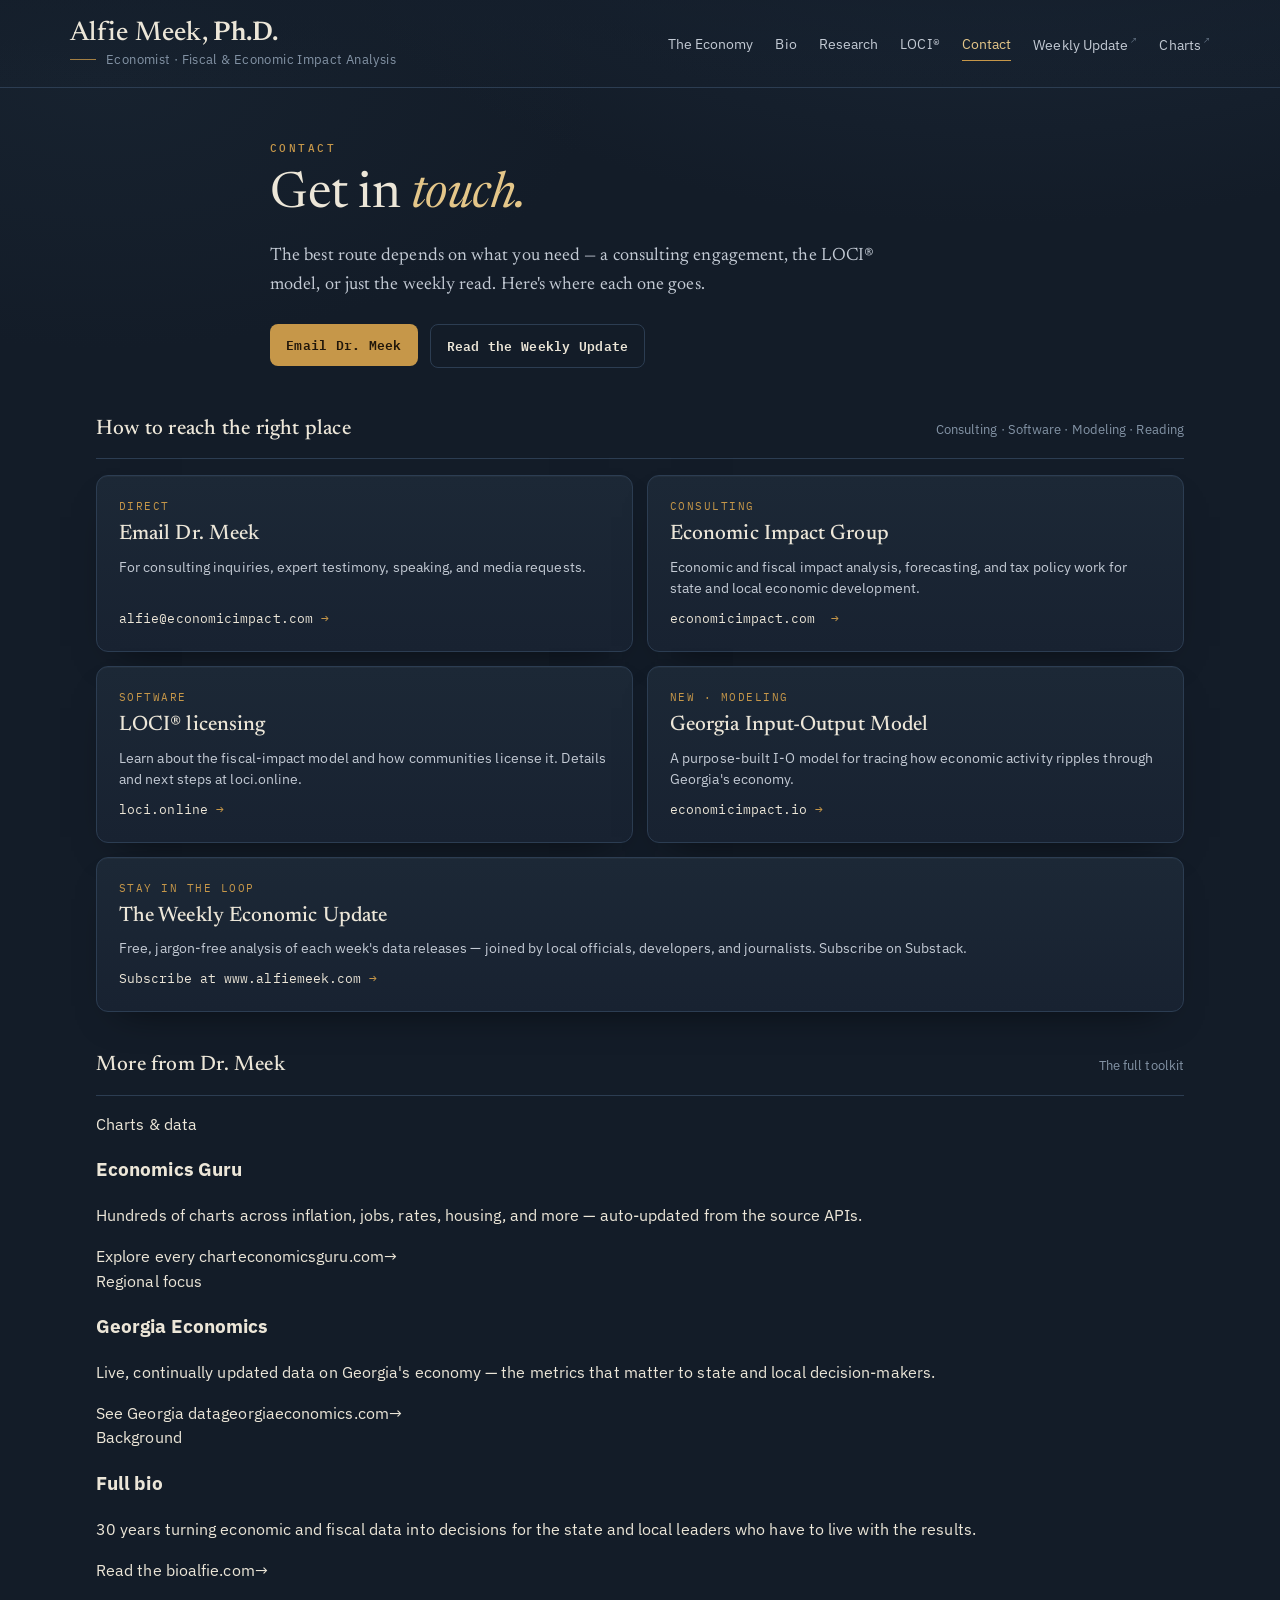
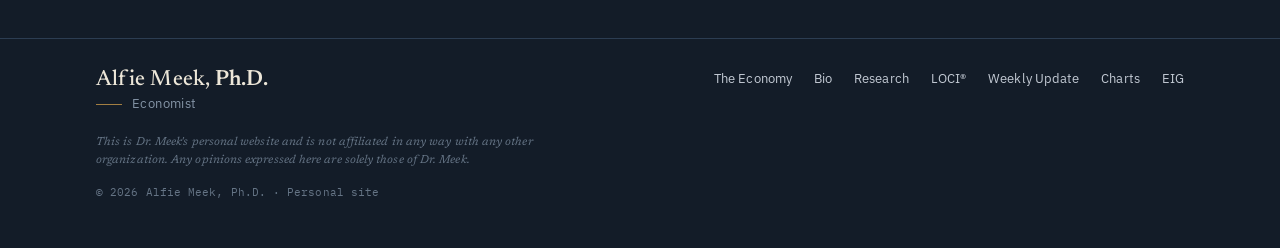
<file: contact.html>
<!DOCTYPE html>
<html lang="en">
<head>
<meta charset="UTF-8">
<meta name="viewport" content="width=device-width, initial-scale=1.0">
<title>Contact — Alfie Meek, Ph.D.</title>
<meta name="description" content="Get in touch with economist Dr. Alfie Meek — consulting and fiscal impact analysis through Economic Impact Group, LOCI® licensing, and the Weekly Economic Update.">
<link rel="preconnect" href="https://fonts.googleapis.com">
<link rel="preconnect" href="https://fonts.gstatic.com" crossorigin>
<link href="https://fonts.googleapis.com/css2?family=Newsreader:ital,opsz,wght@0,6..72,400;0,6..72,500;0,6..72,600;1,6..72,400&family=IBM+Plex+Sans:wght@400;500;600&family=IBM+Plex+Mono:wght@400;500;600&display=swap" rel="stylesheet">
<link rel="stylesheet" href="style.css">
</head>
<body>

<header class="masthead">
  <div class="wrap mast-inner">
    <div class="brand">
      <div class="name">Alfie Meek, <b>Ph.D.</b></div>
      <div class="role"><span class="rule"></span> Economist · Fiscal &amp; Economic Impact Analysis</div>
    </div>
    <nav class="nav">
      <a href="index.html">The Economy</a>
      <a href="bio.html">Bio</a>
      <a href="research.html">Research</a>
      <a href="loci.html">LOCI®</a>
      <a href="contact.html" class="active">Contact</a>
      <a href="https://www.alfiemeek.com" class="ext" target="_blank" rel="noopener">Weekly Update</a>
      <a href="https://economicsguru.com" class="ext" target="_blank" rel="noopener">Charts</a>
    </nav>
  </div>
</header>

<section class="wrap page-hero">
  <div class="eyebrow">Contact</div>
  <h1>Get in <em>touch.</em></h1>
  <p class="standfirst">The best route depends on what you need — a consulting engagement, the LOCI® model, or just the weekly read. Here's where each one goes.</p>
  <div class="quicklinks">
    <a class="btn" href="mailto:alfie@economicimpact.com">Email Dr. Meek</a>
    <a class="btn ghost" href="https://www.alfiemeek.com" target="_blank" rel="noopener">Read the Weekly Update</a>
  </div>
</section>

<section class="wrap">
  <div class="section-head">
    <h2>How to reach the right place</h2>
    <div class="aside">Consulting · Software · Modeling · Reading</div>
  </div>
  <div class="contact-grid">

    <a class="contact-card" href="mailto:alfie@economicimpact.com">
      <div class="c-kick">Direct</div>
      <h3>Email Dr. Meek</h3>
      <p>For consulting inquiries, expert testimony, speaking, and media requests.</p>
      <span class="c-act"><span>alfie@economicimpact.com</span><span class="ar">→</span></span>
    </a>

    <a class="contact-card" href="https://economicimpact.com" target="_blank" rel="noopener">
      <div class="c-kick">Consulting</div>
      <h3>Economic Impact Group</h3>
      <p>Economic and fiscal impact analysis, forecasting, and tax policy work for state and local economic development.</p>
      <span class="c-act"><span>economicimpact.com</span><span class="host"></span><span class="ar">→</span></span>
    </a>

    <a class="contact-card" href="https://loci.online" target="_blank" rel="noopener">
      <div class="c-kick">Software</div>
      <h3>LOCI® licensing</h3>
      <p>Learn about the fiscal-impact model and how communities license it. Details and next steps at loci.online.</p>
      <span class="c-act"><span>loci.online</span><span class="ar">→</span></span>
    </a>

    <a class="contact-card" href="https://economicimpact.io" target="_blank" rel="noopener">
      <div class="c-kick">New · Modeling</div>
      <h3>Georgia Input-Output Model</h3>
      <p>A purpose-built I-O model for tracing how economic activity ripples through Georgia's economy.</p>
      <span class="c-act"><span>economicimpact.io</span><span class="ar">→</span></span>
    </a>

    <a class="contact-card wide" href="https://www.alfiemeek.com" target="_blank" rel="noopener">
      <div class="c-kick">Stay in the loop</div>
      <h3>The Weekly Economic Update</h3>
      <p>Free, jargon-free analysis of each week's data releases — joined by local officials, developers, and journalists. Subscribe on Substack.</p>
      <span class="c-act"><span>Subscribe at www.alfiemeek.com</span><span class="ar">→</span></span>
    </a>

  </div>
</section>

<section class="wrap">
  <div class="section-head">
    <h2>More from Dr. Meek</h2>
    <div class="aside">The full toolkit</div>
  </div>
  <div class="rows">
    <a class="rcard feature" href="https://economicsguru.com" target="_blank" rel="noopener">
      <div class="r-kick">Charts &amp; data</div><h3>Economics Guru</h3>
      <p>Hundreds of charts across inflation, jobs, rates, housing, and more — auto-updated from the source APIs.</p>
      <span class="r-link"><span>Explore every chart</span><span class="host">economicsguru.com</span><span class="ar">→</span></span>
    </a>
    <a class="rcard feature" href="https://georgiaeconomics.com" target="_blank" rel="noopener">
      <div class="r-kick">Regional focus</div><h3>Georgia Economics</h3>
      <p>Live, continually updated data on Georgia's economy — the metrics that matter to state and local decision-makers.</p>
      <span class="r-link"><span>See Georgia data</span><span class="host">georgiaeconomics.com</span><span class="ar">→</span></span>
    </a>
    <a class="rcard" href="bio.html">
      <div class="r-kick">Background</div><h3>Full bio</h3>
      <p>30 years turning economic and fiscal data into decisions for the state and local leaders who have to live with the results.</p>
      <span class="r-link"><span>Read the bio</span><span class="host">alfie.com</span><span class="ar">→</span></span>
    </a>
  </div>
</section>

<footer>
  <div class="wrap">
    <div class="foot-grid">
      <div class="brand">
        <div class="name" style="font-size:22px">Alfie Meek, <b>Ph.D.</b></div>
        <div class="role"><span class="rule"></span> Economist</div>
      </div>
      <div class="foot-links">
        <a href="index.html">The Economy</a>
        <a href="bio.html">Bio</a>
        <a href="research.html">Research</a>
        <a href="loci.html">LOCI®</a>
        <a href="https://www.alfiemeek.com" target="_blank" rel="noopener">Weekly Update</a>
        <a href="https://economicsguru.com" target="_blank" rel="noopener">Charts</a>
        <a href="https://economicimpact.com" target="_blank" rel="noopener">EIG</a>
      </div>
    </div>
    <p class="disc">This is Dr. Meek's personal website and is not affiliated in any way with any other organization. Any opinions expressed here are solely those of Dr. Meek.</p>
    <div class="copy" id="copyline">© Alfie Meek, Ph.D.</div>
  </div>
  <script>document.getElementById("copyline").textContent="© "+new Date().getFullYear()+" Alfie Meek, Ph.D. · Personal site";</script>
</footer>

</body>
</html>
</file>
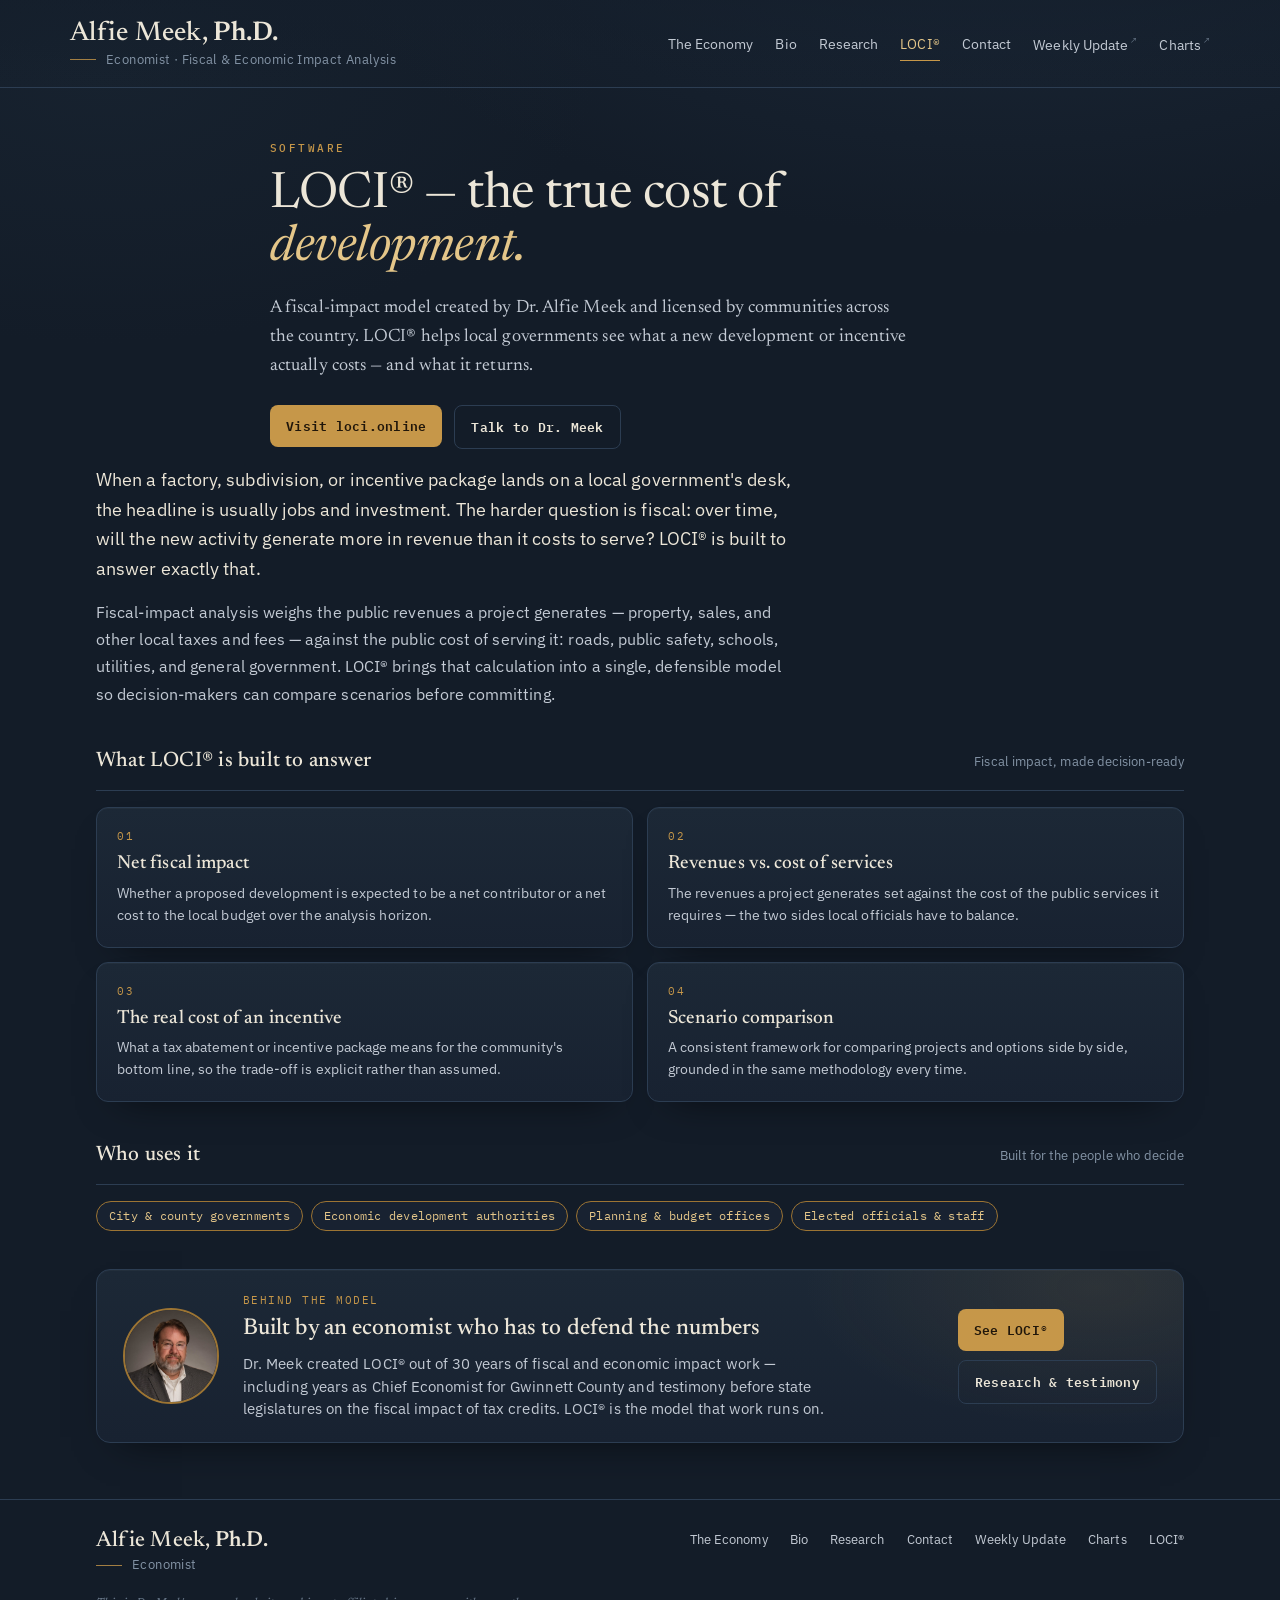
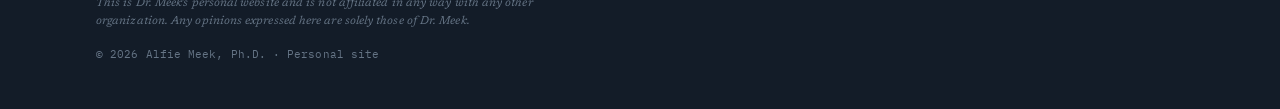
<file: loci.html>
<!DOCTYPE html>
<html lang="en">
<head>
<meta charset="UTF-8">
<meta name="viewport" content="width=device-width, initial-scale=1.0">
<title>LOCI® — Alfie Meek, Ph.D.</title>
<meta name="description" content="LOCI® is the fiscal-impact model created by economist Dr. Alfie Meek — it estimates the true cost of new development and incentives to local governments.">
<link rel="preconnect" href="https://fonts.googleapis.com">
<link rel="preconnect" href="https://fonts.gstatic.com" crossorigin>
<link href="https://fonts.googleapis.com/css2?family=Newsreader:ital,opsz,wght@0,6..72,400;0,6..72,500;0,6..72,600;1,6..72,400&family=IBM+Plex+Sans:wght@400;500;600&family=IBM+Plex+Mono:wght@400;500;600&display=swap" rel="stylesheet">
<link rel="stylesheet" href="style.css">
</head>
<body>

<header class="masthead">
  <div class="wrap mast-inner">
    <div class="brand">
      <div class="name">Alfie Meek, <b>Ph.D.</b></div>
      <div class="role"><span class="rule"></span> Economist · Fiscal &amp; Economic Impact Analysis</div>
    </div>
    <nav class="nav">
      <a href="index.html">The Economy</a>
      <a href="bio.html">Bio</a>
      <a href="research.html">Research</a>
      <a href="loci.html" class="active">LOCI®</a>
      <a href="contact.html">Contact</a>
      <a href="https://www.alfiemeek.com" class="ext" target="_blank" rel="noopener">Weekly Update</a>
      <a href="https://economicsguru.com" class="ext" target="_blank" rel="noopener">Charts</a>
    </nav>
  </div>
</header>

<section class="wrap page-hero">
  <div class="eyebrow">Software</div>
  <h1>LOCI® — the true cost of <em>development.</em></h1>
  <p class="standfirst">A fiscal-impact model created by Dr. Alfie Meek and licensed by communities across the country. LOCI® helps local governments see what a new development or incentive actually costs — and what it returns.</p>
  <div class="quicklinks">
    <a class="btn" href="https://loci.online" target="_blank" rel="noopener">Visit loci.online</a>
    <a class="btn ghost" href="contact.html">Talk to Dr. Meek</a>
  </div>
</section>

<section class="wrap">
  <div class="prose">
    <p class="lede">When a factory, subdivision, or incentive package lands on a local government's desk, the headline is usually jobs and investment. The harder question is fiscal: over time, will the new activity generate more in revenue than it costs to serve? LOCI® is built to answer exactly that.</p>
    <p>Fiscal-impact analysis weighs the public revenues a project generates — property, sales, and other local taxes and fees — against the public cost of serving it: roads, public safety, schools, utilities, and general government. LOCI® brings that calculation into a single, defensible model so decision-makers can compare scenarios before committing.</p>
  </div>
</section>

<section class="wrap">
  <div class="section-head">
    <h2>What LOCI® is built to answer</h2>
    <div class="aside">Fiscal impact, made decision-ready</div>
  </div>
  <div class="features">
    <div class="feature-item">
      <div class="f-n">01</div>
      <h3>Net fiscal impact</h3>
      <p>Whether a proposed development is expected to be a net contributor or a net cost to the local budget over the analysis horizon.</p>
    </div>
    <div class="feature-item">
      <div class="f-n">02</div>
      <h3>Revenues vs. cost of services</h3>
      <p>The revenues a project generates set against the cost of the public services it requires — the two sides local officials have to balance.</p>
    </div>
    <div class="feature-item">
      <div class="f-n">03</div>
      <h3>The real cost of an incentive</h3>
      <p>What a tax abatement or incentive package means for the community's bottom line, so the trade-off is explicit rather than assumed.</p>
    </div>
    <div class="feature-item">
      <div class="f-n">04</div>
      <h3>Scenario comparison</h3>
      <p>A consistent framework for comparing projects and options side by side, grounded in the same methodology every time.</p>
    </div>
  </div>
</section>

<section class="wrap">
  <div class="section-head">
    <h2>Who uses it</h2>
    <div class="aside">Built for the people who decide</div>
  </div>
  <div class="tags">
    <span class="tag brass">City &amp; county governments</span>
    <span class="tag brass">Economic development authorities</span>
    <span class="tag brass">Planning &amp; budget offices</span>
    <span class="tag brass">Elected officials &amp; staff</span>
  </div>
</section>

<section class="wrap" style="margin-top:38px">
  <div class="author">
    <img class="photo" src="assets/headshot.jpg"
         onerror="this.onerror=null;this.src='assets/headshot-placeholder.svg'"
         alt="Dr. Alfie Meek">
    <div class="a-body">
      <div class="a-kick">Behind the model</div>
      <h3>Built by an economist who has to defend the numbers</h3>
      <p>Dr. Meek created LOCI® out of 30 years of fiscal and economic impact work — including years as Chief Economist for Gwinnett County and testimony before state legislatures on the fiscal impact of tax credits. LOCI® is the model that work runs on.</p>
    </div>
    <div class="a-cta">
      <a class="btn" href="https://loci.online" target="_blank" rel="noopener">See LOCI®</a>
      <a class="btn ghost" href="research.html">Research &amp; testimony</a>
    </div>
  </div>
</section>

<footer>
  <div class="wrap">
    <div class="foot-grid">
      <div class="brand">
        <div class="name" style="font-size:22px">Alfie Meek, <b>Ph.D.</b></div>
        <div class="role"><span class="rule"></span> Economist</div>
      </div>
      <div class="foot-links">
        <a href="index.html">The Economy</a>
        <a href="bio.html">Bio</a>
        <a href="research.html">Research</a>
        <a href="contact.html">Contact</a>
        <a href="https://www.alfiemeek.com" target="_blank" rel="noopener">Weekly Update</a>
        <a href="https://economicsguru.com" target="_blank" rel="noopener">Charts</a>
        <a href="https://loci.online" target="_blank" rel="noopener">LOCI®</a>
      </div>
    </div>
    <p class="disc">This is Dr. Meek's personal website and is not affiliated in any way with any other organization. Any opinions expressed here are solely those of Dr. Meek.</p>
    <div class="copy" id="copyline">© Alfie Meek, Ph.D.</div>
  </div>
  <script>document.getElementById("copyline").textContent="© "+new Date().getFullYear()+" Alfie Meek, Ph.D. · Personal site";</script>
</footer>

</body>
</html>
</file>
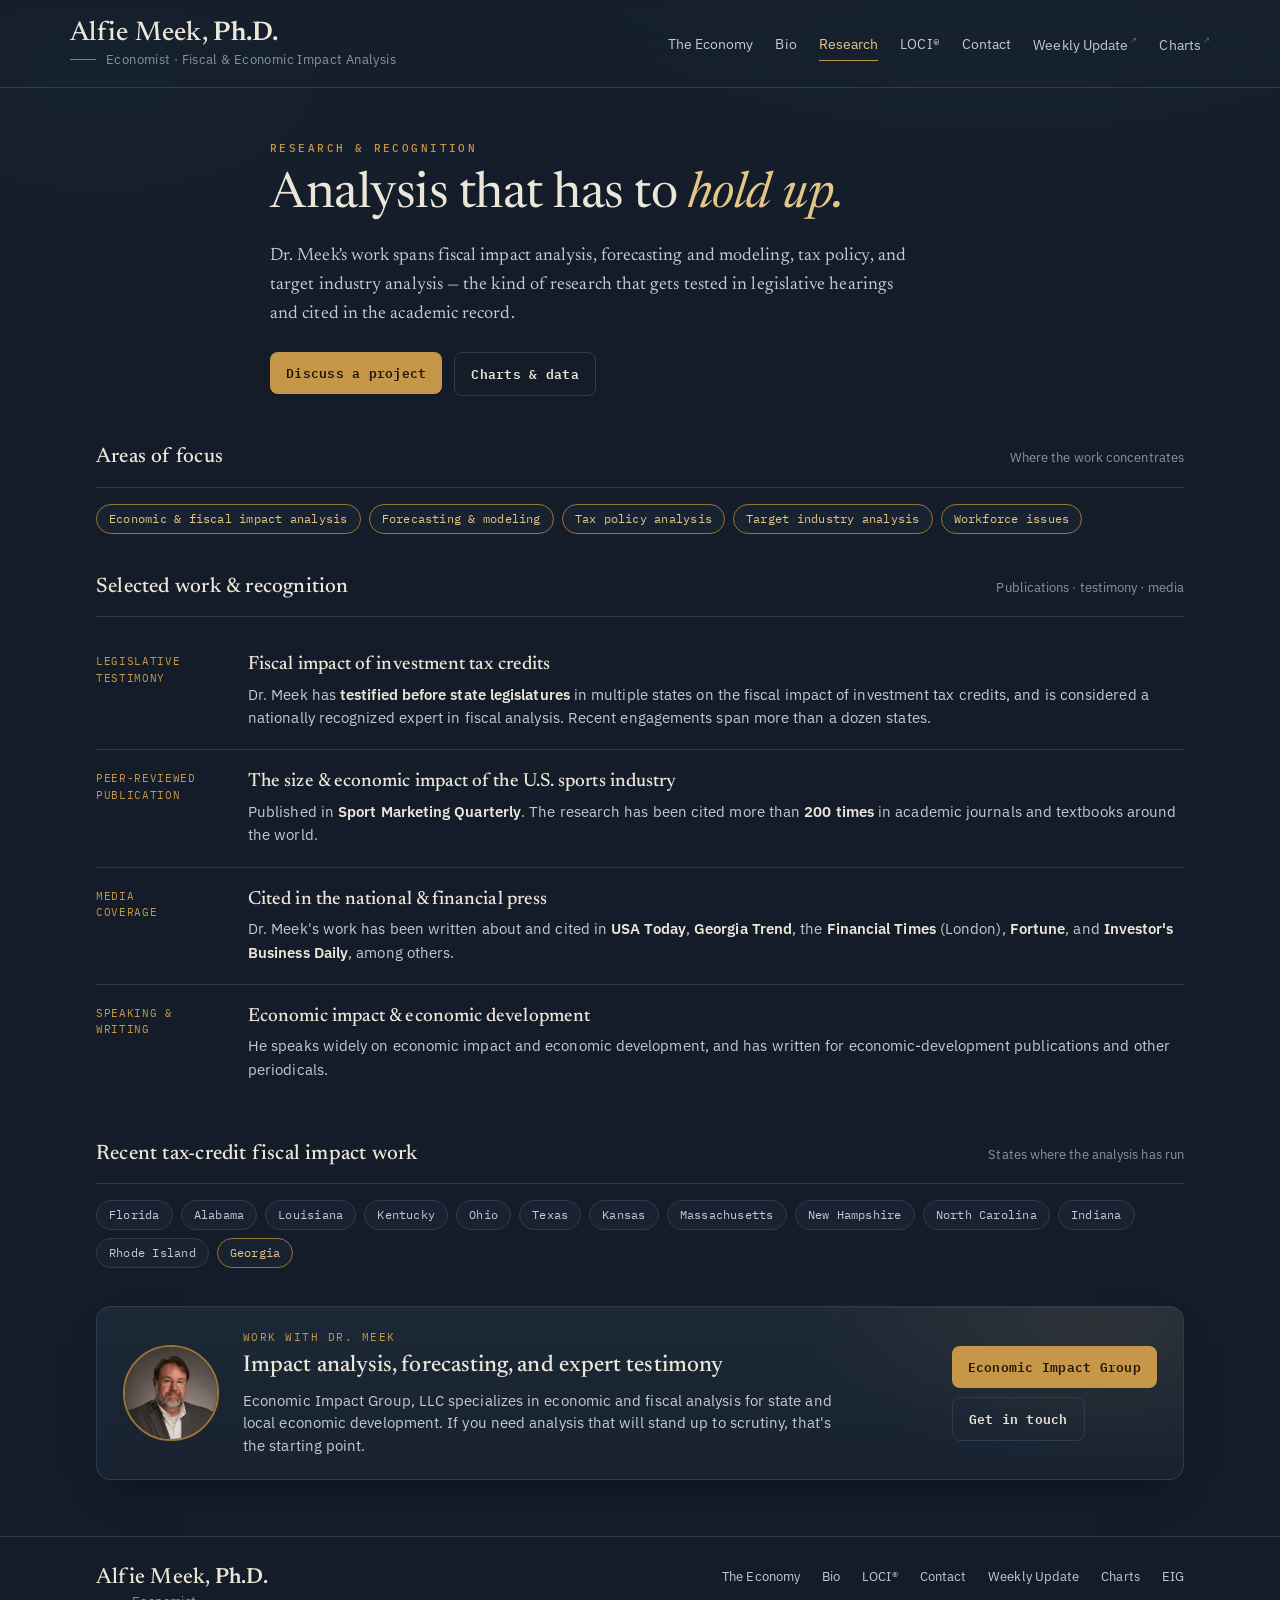
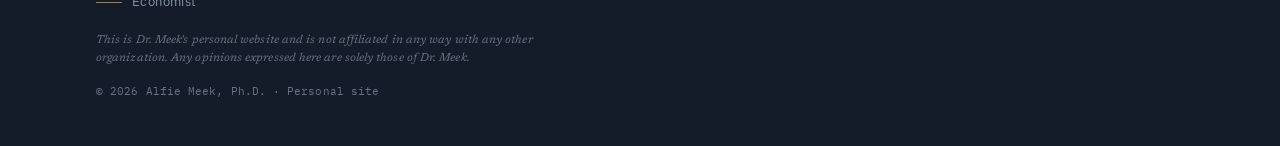
<file: research.html>
<!DOCTYPE html>
<html lang="en">
<head>
<meta charset="UTF-8">
<meta name="viewport" content="width=device-width, initial-scale=1.0">
<title>Research &amp; Recognition — Alfie Meek, Ph.D.</title>
<meta name="description" content="Research, publications, legislative testimony, and media recognition from economist Dr. Alfie Meek — fiscal impact of tax credits, forecasting, and the economics of the U.S. sports industry.">
<link rel="preconnect" href="https://fonts.googleapis.com">
<link rel="preconnect" href="https://fonts.gstatic.com" crossorigin>
<link href="https://fonts.googleapis.com/css2?family=Newsreader:ital,opsz,wght@0,6..72,400;0,6..72,500;0,6..72,600;1,6..72,400&family=IBM+Plex+Sans:wght@400;500;600&family=IBM+Plex+Mono:wght@400;500;600&display=swap" rel="stylesheet">
<link rel="stylesheet" href="style.css">
</head>
<body>

<header class="masthead">
  <div class="wrap mast-inner">
    <div class="brand">
      <div class="name">Alfie Meek, <b>Ph.D.</b></div>
      <div class="role"><span class="rule"></span> Economist · Fiscal &amp; Economic Impact Analysis</div>
    </div>
    <nav class="nav">
      <a href="index.html">The Economy</a>
      <a href="bio.html">Bio</a>
      <a href="research.html" class="active">Research</a>
      <a href="loci.html">LOCI®</a>
      <a href="contact.html">Contact</a>
      <a href="https://www.alfiemeek.com" class="ext" target="_blank" rel="noopener">Weekly Update</a>
      <a href="https://economicsguru.com" class="ext" target="_blank" rel="noopener">Charts</a>
    </nav>
  </div>
</header>

<section class="wrap page-hero">
  <div class="eyebrow">Research &amp; Recognition</div>
  <h1>Analysis that has to <em>hold up.</em></h1>
  <p class="standfirst">Dr. Meek's work spans fiscal impact analysis, forecasting and modeling, tax policy, and target industry analysis — the kind of research that gets tested in legislative hearings and cited in the academic record.</p>
  <div class="quicklinks">
    <a class="btn" href="contact.html">Discuss a project</a>
    <a class="btn ghost" href="https://economicsguru.com" target="_blank" rel="noopener">Charts &amp; data</a>
  </div>
</section>

<section class="wrap">
  <div class="section-head">
    <h2>Areas of focus</h2>
    <div class="aside">Where the work concentrates</div>
  </div>
  <div class="tags">
    <span class="tag brass">Economic &amp; fiscal impact analysis</span>
    <span class="tag brass">Forecasting &amp; modeling</span>
    <span class="tag brass">Tax policy analysis</span>
    <span class="tag brass">Target industry analysis</span>
    <span class="tag brass">Workforce issues</span>
  </div>
</section>

<section class="wrap">
  <div class="section-head">
    <h2>Selected work &amp; recognition</h2>
    <div class="aside">Publications · testimony · media</div>
  </div>
  <div class="pub-list">
    <div class="pub-item">
      <div class="p-meta">Legislative<br>testimony</div>
      <div>
        <h3>Fiscal impact of investment tax credits</h3>
        <p>Dr. Meek has <strong>testified before state legislatures</strong> in multiple states on the fiscal impact of investment tax credits, and is considered a nationally recognized expert in fiscal analysis. Recent engagements span more than a dozen states.</p>
      </div>
    </div>
    <div class="pub-item">
      <div class="p-meta">Peer-reviewed<br>publication</div>
      <div>
        <h3>The size &amp; economic impact of the U.S. sports industry</h3>
        <p>Published in <strong>Sport Marketing Quarterly</strong>. The research has been cited more than <strong>200 times</strong> in academic journals and textbooks around the world.</p>
      </div>
    </div>
    <div class="pub-item">
      <div class="p-meta">Media<br>coverage</div>
      <div>
        <h3>Cited in the national &amp; financial press</h3>
        <p>Dr. Meek's work has been written about and cited in <strong>USA Today</strong>, <strong>Georgia Trend</strong>, the <strong>Financial Times</strong> (London), <strong>Fortune</strong>, and <strong>Investor's Business Daily</strong>, among others.</p>
      </div>
    </div>
    <div class="pub-item">
      <div class="p-meta">Speaking &amp;<br>writing</div>
      <div>
        <h3>Economic impact &amp; economic development</h3>
        <p>He speaks widely on economic impact and economic development, and has written for economic-development publications and other periodicals.</p>
      </div>
    </div>
  </div>
</section>

<section class="wrap">
  <div class="section-head">
    <h2>Recent tax-credit fiscal impact work</h2>
    <div class="aside">States where the analysis has run</div>
  </div>
  <div class="tags">
    <span class="tag">Florida</span>
    <span class="tag">Alabama</span>
    <span class="tag">Louisiana</span>
    <span class="tag">Kentucky</span>
    <span class="tag">Ohio</span>
    <span class="tag">Texas</span>
    <span class="tag">Kansas</span>
    <span class="tag">Massachusetts</span>
    <span class="tag">New Hampshire</span>
    <span class="tag">North Carolina</span>
    <span class="tag">Indiana</span>
    <span class="tag">Rhode Island</span>
    <span class="tag brass">Georgia</span>
  </div>
</section>

<section class="wrap" style="margin-top:38px">
  <div class="author">
    <img class="photo" src="assets/headshot.jpg"
         onerror="this.onerror=null;this.src='assets/headshot-placeholder.svg'"
         alt="Dr. Alfie Meek">
    <div class="a-body">
      <div class="a-kick">Work with Dr. Meek</div>
      <h3>Impact analysis, forecasting, and expert testimony</h3>
      <p>Economic Impact Group, LLC specializes in economic and fiscal analysis for state and local economic development. If you need analysis that will stand up to scrutiny, that's the starting point.</p>
    </div>
    <div class="a-cta">
      <a class="btn" href="https://economicimpact.com" target="_blank" rel="noopener">Economic Impact Group</a>
      <a class="btn ghost" href="contact.html">Get in touch</a>
    </div>
  </div>
</section>

<footer>
  <div class="wrap">
    <div class="foot-grid">
      <div class="brand">
        <div class="name" style="font-size:22px">Alfie Meek, <b>Ph.D.</b></div>
        <div class="role"><span class="rule"></span> Economist</div>
      </div>
      <div class="foot-links">
        <a href="index.html">The Economy</a>
        <a href="bio.html">Bio</a>
        <a href="loci.html">LOCI®</a>
        <a href="contact.html">Contact</a>
        <a href="https://www.alfiemeek.com" target="_blank" rel="noopener">Weekly Update</a>
        <a href="https://economicsguru.com" target="_blank" rel="noopener">Charts</a>
        <a href="https://economicimpact.com" target="_blank" rel="noopener">EIG</a>
      </div>
    </div>
    <p class="disc">This is Dr. Meek's personal website and is not affiliated in any way with any other organization. Any opinions expressed here are solely those of Dr. Meek.</p>
    <div class="copy" id="copyline">© Alfie Meek, Ph.D.</div>
  </div>
  <script>document.getElementById("copyline").textContent="© "+new Date().getFullYear()+" Alfie Meek, Ph.D. · Personal site";</script>
</footer>

</body>
</html>
</file>
<file: style.css>
/* =============================================================
   alfie.com — shared styles
   Instrument-panel aesthetic: ink + brass, Newsreader + IBM Plex
   Used by index.html (dashboard) and bio.html
   ============================================================= */
:root{
  --ink:#131C28; --ink-2:#182231; --panel:#1C2836; --panel-2:#213042;
  --line:#2C3D52; --line-soft:#243347;
  --bone:#ECE6D8; --bone-dim:#C3CAD4; --slate:#8494A6; --slate-2:#657485;
  --brass:#C69749; --brass-2:#E4C689; --brass-deep:#9C7433;
  --pos:#57B083; --neg:#D06B4F;
  --shadow:0 1px 0 rgba(255,255,255,.03) inset, 0 18px 40px -24px rgba(0,0,0,.7);
  --maxw:1140px;
}
*{box-sizing:border-box}
html{-webkit-text-size-adjust:100%}
body{
  margin:0;
  background:
    radial-gradient(1200px 620px at 78% -8%, #1B2838 0%, rgba(27,40,56,0) 60%),
    radial-gradient(900px 500px at 8% 4%, #17222F 0%, rgba(23,34,47,0) 55%),
    var(--ink);
  color:var(--bone);
  font-family:"IBM Plex Sans",system-ui,-apple-system,sans-serif;
  font-size:16px;line-height:1.55;letter-spacing:.005em;-webkit-font-smoothing:antialiased;
}
a{color:inherit;text-decoration:none}
.wrap{max-width:var(--maxw);margin:0 auto;padding:0 26px}
.mono{font-family:"IBM Plex Mono",ui-monospace,monospace;font-variant-numeric:tabular-nums}
.eyebrow{font-family:"IBM Plex Mono",monospace;text-transform:uppercase;
  letter-spacing:.22em;font-size:11px;color:var(--brass);font-weight:500}

/* ---------- Masthead + nav ---------- */
.masthead{border-bottom:1px solid var(--line);
  background:linear-gradient(180deg,rgba(20,30,43,.6),rgba(20,30,43,0))}
.mast-inner{display:flex;align-items:center;justify-content:space-between;gap:24px;padding:20px 0 18px}
.brand{display:flex;flex-direction:column;gap:3px}
.brand .name{font-family:"Newsreader",Georgia,serif;font-weight:500;font-size:27px;
  line-height:1;letter-spacing:.01em;color:var(--bone)}
.brand .name b{font-weight:600}
.brand .role{display:flex;align-items:center;gap:10px;color:var(--slate);font-size:12.5px;letter-spacing:.03em}
.brand .role .rule{width:26px;height:1px;background:var(--brass);opacity:.8}
.nav{display:flex;align-items:center;gap:22px;font-size:13.5px}
.nav a{color:var(--bone-dim);position:relative;padding:4px 0;transition:color .2s}
.nav a:hover{color:var(--bone)}
.nav a.active{color:var(--brass-2)}
.nav a.active::after{content:"";position:absolute;left:0;right:0;bottom:-2px;height:1px;background:var(--brass)}
.nav a.ext::after{content:"↗";font-size:9px;vertical-align:super;color:var(--slate-2);margin-left:2px}

/* ---------- Buttons ---------- */
.btn{display:inline-flex;align-items:center;gap:9px;background:var(--brass);color:#20160A;
  font-family:"IBM Plex Mono",monospace;font-weight:600;font-size:13px;letter-spacing:.02em;
  padding:11px 16px;border-radius:8px;border:none;cursor:pointer;transition:.2s;align-self:flex-start}
.btn:hover{background:var(--brass-2)}
.btn.ghost{background:transparent;color:var(--bone);border:1px solid var(--line)}
.btn.ghost:hover{border-color:var(--brass);color:var(--brass-2)}

/* ---------- Section head ---------- */
.section-head{display:flex;align-items:baseline;justify-content:space-between;gap:16px;
  margin:38px 0 16px;border-bottom:1px solid var(--line);padding-bottom:12px}
.section-head h2{font-family:"Newsreader",serif;font-weight:500;font-size:21px;margin:0;letter-spacing:.01em}
.section-head .aside{color:var(--slate);font-size:12.5px}
.section-head .aside a{color:var(--brass);border-bottom:1px solid rgba(198,151,73,.35);padding-bottom:1px}
.section-head .aside a:hover{color:var(--brass-2)}

/* ---------- Footer ---------- */
footer{margin-top:56px;border-top:1px solid var(--line);padding:30px 0 46px;color:var(--slate)}
.foot-grid{display:flex;justify-content:space-between;gap:24px;flex-wrap:wrap;align-items:flex-start}
.foot-links{display:flex;gap:22px;flex-wrap:wrap;font-size:13px}
.foot-links a{color:var(--bone-dim)}
.foot-links a:hover{color:var(--brass-2)}
.disc{max-width:64ch;font-size:11.5px;line-height:1.6;color:var(--slate-2);margin-top:20px;
  font-style:italic;font-family:"Newsreader",serif}
.copy{margin-top:14px;font-size:11px;color:var(--slate-2);font-family:"IBM Plex Mono",monospace}

/* ---------- Author band (shared: sits on dashboard) ---------- */
.author{display:grid;grid-template-columns:auto 1fr auto;gap:24px;align-items:center;
  background:
    radial-gradient(420px 200px at 92% 10%, rgba(198,151,73,.10), transparent 70%),
    linear-gradient(180deg,var(--panel),var(--ink-2));
  border:1px solid var(--line);border-radius:14px;padding:22px 26px;box-shadow:var(--shadow)}
.author .photo{width:96px;height:96px;border-radius:50%;object-fit:cover;
  border:2px solid var(--brass-deep);background:var(--ink);display:block}
.author .a-body .a-kick{font-family:"IBM Plex Mono",monospace;font-size:10.5px;letter-spacing:.14em;
  text-transform:uppercase;color:var(--brass)}
.author .a-body h3{font-family:"Newsreader",serif;font-weight:500;font-size:23px;margin:3px 0 6px}
.author .a-body p{margin:0;color:var(--bone-dim);font-size:14.5px;line-height:1.55;max-width:66ch}
.author .a-cta{display:flex;flex-direction:column;gap:9px;white-space:nowrap}

/* ---------- Bio page ---------- */
.bio-hero{display:grid;grid-template-columns:300px 1fr;gap:44px;align-items:start;padding:52px 0 20px}
.bio-portrait{position:relative}
.bio-portrait img{width:100%;aspect-ratio:4/5;object-fit:cover;border-radius:14px;
  border:1px solid var(--line);background:var(--ink-2);display:block;box-shadow:var(--shadow)}
.bio-portrait .plate{margin-top:14px;border:1px solid var(--line);border-radius:10px;
  padding:14px 16px;background:linear-gradient(180deg,var(--panel),var(--ink-2))}
.bio-portrait .plate .row{display:flex;justify-content:space-between;gap:12px;padding:6px 0;
  font-size:12.5px;border-top:1px solid var(--line-soft)}
.bio-portrait .plate .row:first-child{border-top:none}
.bio-portrait .plate .k{color:var(--slate);font-family:"IBM Plex Mono",monospace;font-size:11px;
  text-transform:uppercase;letter-spacing:.08em}
.bio-portrait .plate .v{color:var(--bone);text-align:right}
.bio-lead h1{font-family:"Newsreader",serif;font-weight:400;font-size:clamp(32px,4.6vw,50px);
  line-height:1.05;margin:12px 0 0;letter-spacing:-.01em}
.bio-lead h1 em{font-style:italic;color:var(--brass-2)}
.bio-lead .standfirst{margin:20px 0 0;font-size:18px;line-height:1.6;color:var(--bone-dim);max-width:60ch;
  font-family:"Newsreader",serif}
.bio-lead .quicklinks{margin-top:24px;display:flex;gap:12px;flex-wrap:wrap}

.prose{max-width:70ch;margin:8px 0 0}
.prose h2{font-family:"Newsreader",serif;font-weight:500;font-size:22px;margin:34px 0 10px;
  padding-top:22px;border-top:1px solid var(--line)}
.prose p{margin:0 0 15px;color:var(--bone-dim);font-size:16px;line-height:1.7}
.prose p strong{color:var(--bone);font-weight:600}
.prose .lede{font-size:17.5px;color:var(--bone)}

/* credentials / facts grid */
.facts{display:grid;grid-template-columns:repeat(2,1fr);gap:12px;margin:6px 0 0}
.fact{border:1px solid var(--line);border-radius:11px;padding:16px 18px;
  background:linear-gradient(180deg,var(--panel),var(--ink-2))}
.fact .f-k{font-family:"IBM Plex Mono",monospace;font-size:10.5px;letter-spacing:.12em;
  text-transform:uppercase;color:var(--brass)}
.fact .f-v{margin-top:6px;font-size:14.5px;color:var(--bone);line-height:1.4}
.fact .f-v span{display:block;color:var(--slate);font-size:12.5px;margin-top:2px}

.pubnote{border-left:2px solid var(--brass);padding:4px 0 4px 18px;margin:6px 0 4px;
  color:var(--bone-dim);font-size:15px;line-height:1.65}
.pubnote b{color:var(--bone)}

/* ---------- Interior page hero (LOCI / Research / Contact) ---------- */
.page-hero{padding:52px 0 8px;max-width:74ch}
.page-hero h1{font-family:"Newsreader",serif;font-weight:400;font-size:clamp(32px,4.6vw,50px);
  line-height:1.05;margin:12px 0 0;letter-spacing:-.01em}
.page-hero h1 em{font-style:italic;color:var(--brass-2)}
.page-hero .standfirst{margin:20px 0 0;font-size:18px;line-height:1.6;color:var(--bone-dim);
  max-width:64ch;font-family:"Newsreader",serif}
.page-hero .quicklinks{margin-top:24px;display:flex;gap:12px;flex-wrap:wrap}

/* tag pills (focus areas, states, methods) */
.tags{display:flex;flex-wrap:wrap;gap:8px;margin:2px 0 0}
.tag{font-family:"IBM Plex Mono",monospace;font-size:11.5px;letter-spacing:.02em;color:var(--bone-dim);
  border:1px solid var(--line);border-radius:999px;padding:5px 12px;background:var(--ink-2)}
.tag.brass{color:var(--brass-2);border-color:var(--brass-deep)}

/* feature list — numbered capability rows (LOCI) */
.features{display:grid;grid-template-columns:repeat(2,1fr);gap:14px;margin:6px 0 0}
.feature-item{border:1px solid var(--line);border-radius:12px;padding:20px;
  background:linear-gradient(180deg,var(--panel),var(--ink-2));box-shadow:var(--shadow);
  display:flex;flex-direction:column;gap:8px}
.feature-item .f-n{font-family:"IBM Plex Mono",monospace;font-size:11px;letter-spacing:.14em;color:var(--brass)}
.feature-item h3{font-family:"Newsreader",serif;font-weight:500;font-size:19px;margin:0;line-height:1.15}
.feature-item p{margin:0;color:var(--bone-dim);font-size:14px;line-height:1.55}

/* research / publication list */
.pub-list{display:flex;flex-direction:column;gap:0;margin:4px 0 0}
.pub-item{display:grid;grid-template-columns:132px 1fr;gap:20px;padding:20px 0;
  border-top:1px solid var(--line)}
.pub-item:first-child{border-top:none}
.pub-item .p-meta{font-family:"IBM Plex Mono",monospace;font-size:11px;letter-spacing:.06em;
  text-transform:uppercase;color:var(--brass);line-height:1.5}
.pub-item h3{font-family:"Newsreader",serif;font-weight:500;font-size:19px;margin:0 0 6px;line-height:1.25}
.pub-item p{margin:0;color:var(--bone-dim);font-size:14.5px;line-height:1.6}
.pub-item p strong{color:var(--bone);font-weight:600}

/* contact routing grid */
.contact-grid{display:grid;grid-template-columns:repeat(2,1fr);gap:14px;margin:6px 0 0}
.contact-card{border:1px solid var(--line);border-radius:12px;padding:22px;
  background:linear-gradient(180deg,var(--panel),var(--ink-2));box-shadow:var(--shadow);
  display:flex;flex-direction:column;gap:9px;min-height:150px}
.contact-card .c-kick{font-family:"IBM Plex Mono",monospace;font-size:10.5px;letter-spacing:.14em;
  text-transform:uppercase;color:var(--brass)}
.contact-card h3{font-family:"Newsreader",serif;font-weight:500;font-size:21px;margin:0;line-height:1.15}
.contact-card p{margin:0;color:var(--bone-dim);font-size:14px;line-height:1.55}
.contact-card .c-act{margin-top:auto;font-family:"IBM Plex Mono",monospace;font-size:13px;
  color:var(--bone);display:inline-flex;align-items:center;gap:8px;word-break:break-word}
.contact-card .c-act .host{color:var(--slate)}
.contact-card .c-act .ar{color:var(--brass);transition:transform .25s}
.contact-card:hover .c-act .ar{transform:translateX(4px)}
.contact-card.wide{grid-column:1 / -1}

/* ---------- Responsive ---------- */
@media (max-width:900px){
  .features,.contact-grid{grid-template-columns:1fr}
  .pub-item{grid-template-columns:1fr;gap:8px}
}
@media (max-width:900px){
  .author{grid-template-columns:auto 1fr;}
  .author .a-cta{grid-column:1 / -1;flex-direction:row}
  .bio-hero{grid-template-columns:1fr;gap:26px}
  .bio-portrait{max-width:320px}
  .facts{grid-template-columns:1fr}
}
@media (max-width:600px){
  .mast-inner{flex-direction:column;align-items:flex-start;gap:12px}
  .nav{gap:16px;flex-wrap:wrap}
  .author{grid-template-columns:1fr;text-align:left}
  .author .photo{width:84px;height:84px}
}
@media (prefers-reduced-motion:reduce){*{transition:none!important;animation:none!important}}
</file>
